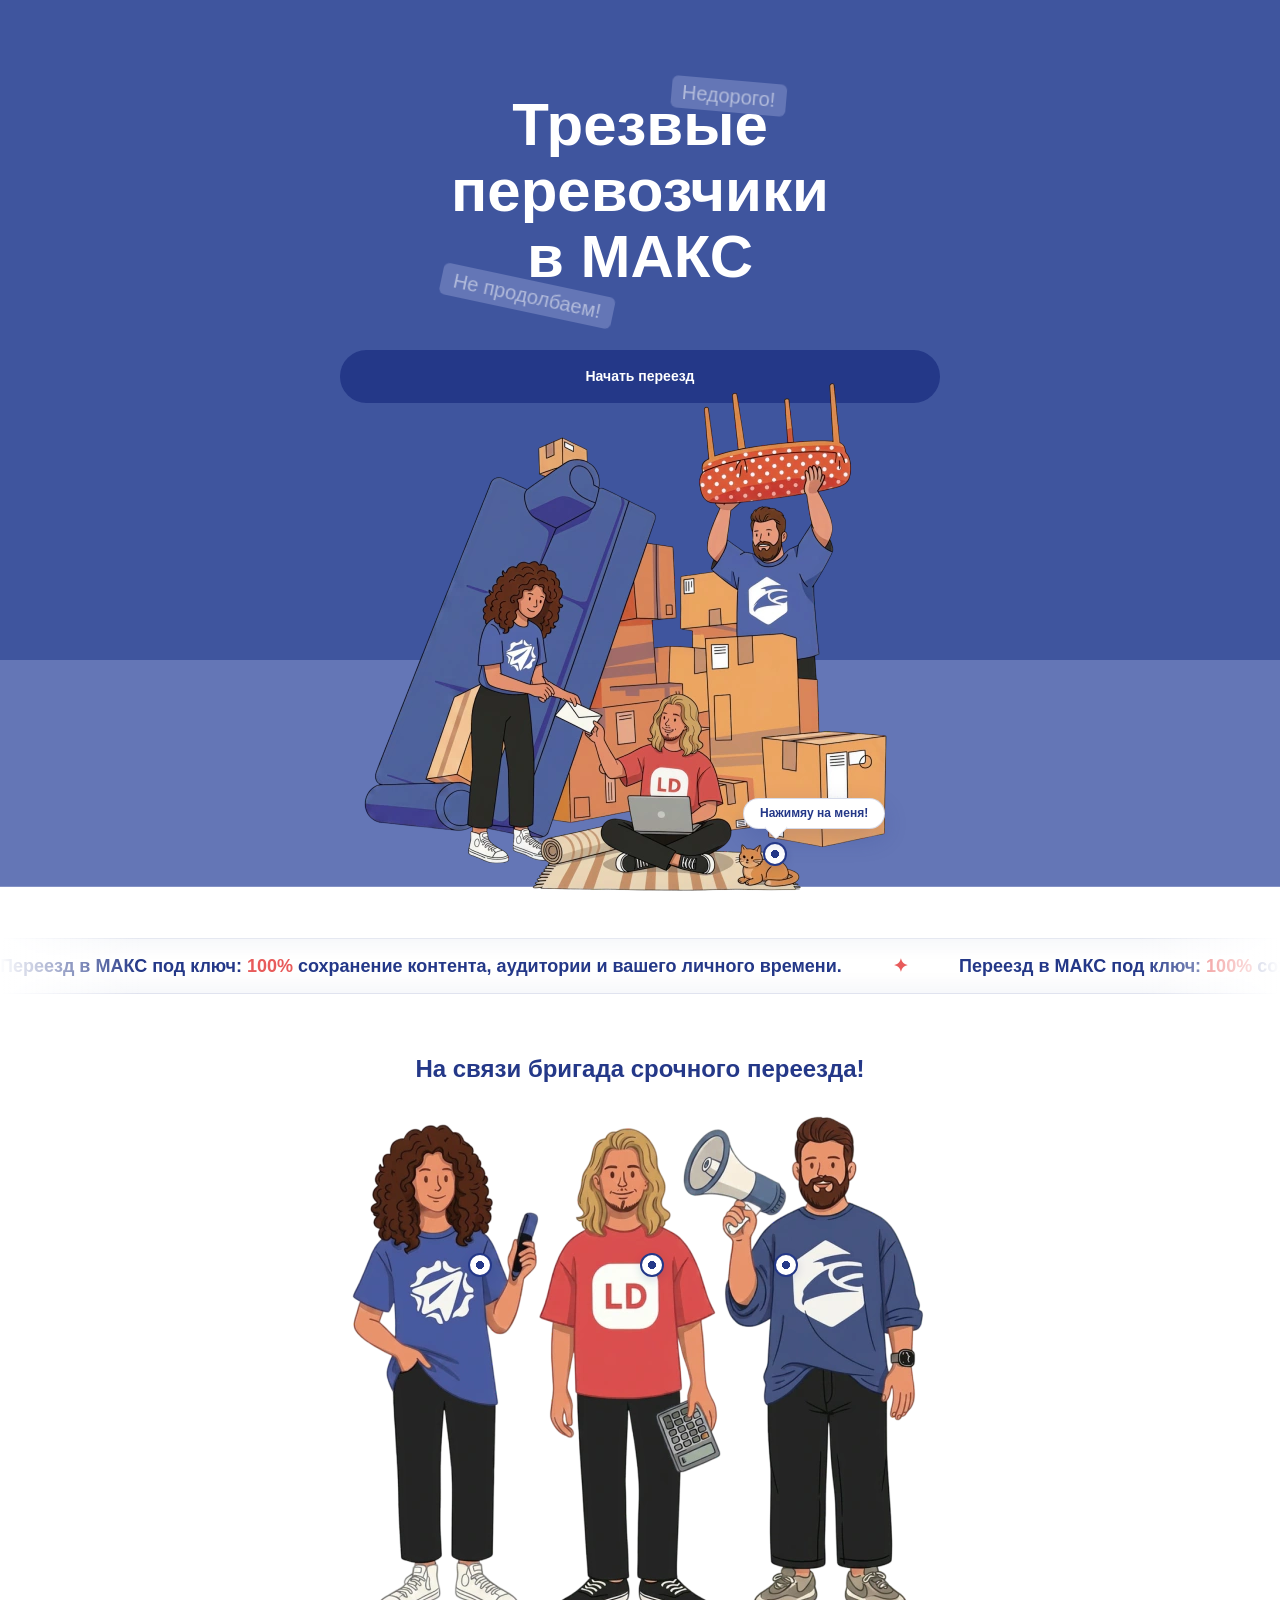
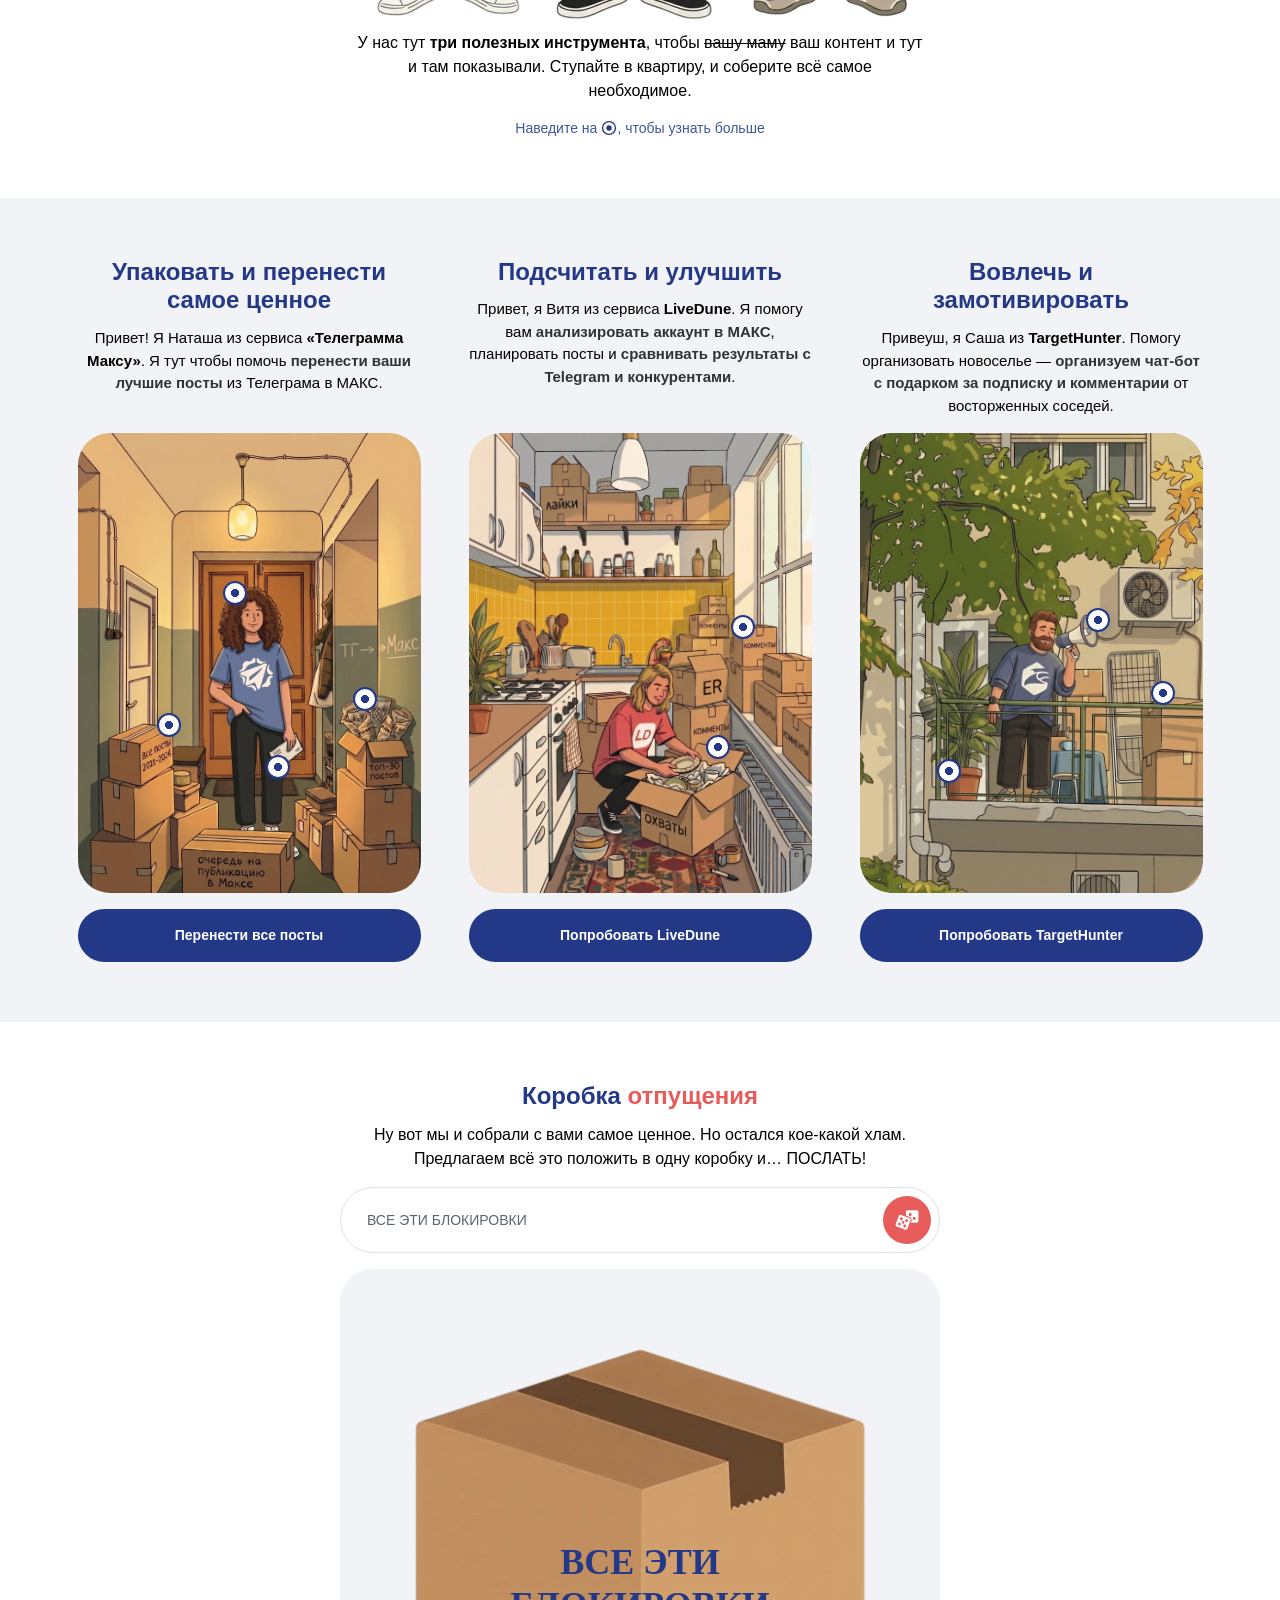
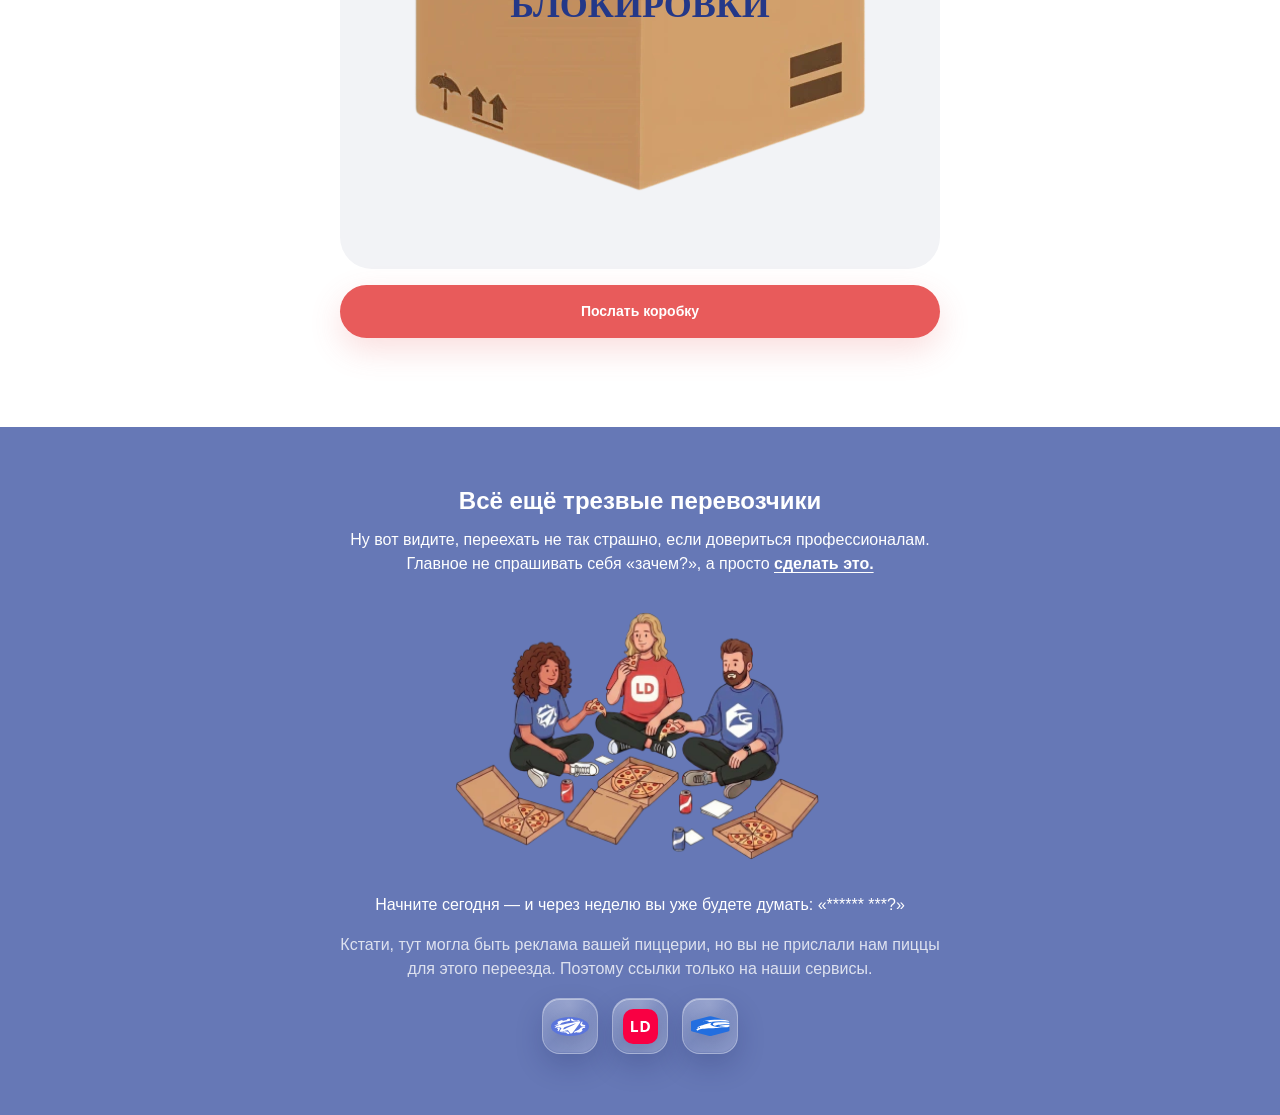
<file: index.html>
<!doctype html>
<html lang="ru">
  <head>
    <meta charset="UTF-8" />
    <meta name="viewport" content="width=device-width, initial-scale=1.0" />
    <title>Переезд из Телеграма в МАКС | LiveDune, TargetHunter, Телеграмма Максу</title>
    <meta name="description" content="Перенос постов и канала из Телеграма в МАКС без потерь. Кросспостинг с Телеграммой МАКСу, аналитика LiveDune и парсинг аудитории TargetHunter. Начни переезд!" />
    <meta name="robots" content="index, follow" />
    <meta
      http-equiv="Content-Security-Policy"
      content="
        default-src 'self';
        base-uri 'self';
        object-src 'none';
        frame-src 'none';
        form-action 'self';
        img-src 'self' data:;
        font-src 'self' https://fonts.gstatic.com;
        style-src 'self' 'unsafe-inline' https://fonts.googleapis.com;
        script-src 'self';
        connect-src 'self' https://render.trezvyeperevozchikivmax.online;
        media-src 'self' blob: https://render.trezvyeperevozchikivmax.online;
        manifest-src 'self';
      "
    />
    <meta name="hotbox-renderer-url" content="https://render.trezvyeperevozchikivmax.online" />
    <link rel="canonical" href="https://trezvyeperevozchikivmax.online/" />
    <script src="./head-protection.js"></script>

    <!-- Open Graph -->
    <meta property="og:type" content="website" />
    <meta property="og:url" content="https://trezvyeperevozchikivmax.online/" />
    <meta property="og:site_name" content="Бригада переезда" />
    <meta property="og:locale" content="ru_RU" />
    <meta property="og:title" content="Переезд из Телеграма в МАКС" />
    <meta property="og:description" content="Перевозим контент, аудиторию и статистику. Руки растут откуда надо." />
    <meta property="og:image" content="https://trezvyeperevozchikivmax.online/assets/openg4.png" />
    <meta property="og:image:width" content="1200" />
    <meta property="og:image:height" content="630" />
    <meta property="og:image:alt" content="Иллюстрация переезда из Телеграма в МАКС" />

    <!-- Twitter / X -->
    <meta name="twitter:card" content="summary_large_image" />
    <meta name="twitter:title" content="Переезд из Телеграма в МАКС" />
    <meta name="twitter:description" content="Перевозим контент, аудиторию и статистику. Руки растут откуда надо." />
    <meta name="twitter:image" content="https://trezvyeperevozchikivmax.online/assets/hero-desktop.png" />
    <meta name="twitter:image:alt" content="Иллюстрация переезда из Телеграма в МАКС" />
    <link rel="preconnect" href="https://fonts.googleapis.com" />
    <link rel="preconnect" href="https://fonts.gstatic.com" crossorigin />
    <link
      href="https://fonts.googleapis.com/css2?family=Caveat:wght@700&family=Iansui&family=Inter:wght@400;500;700&family=Unbounded:wght@700&display=swap"
      rel="stylesheet"
    />
    <link rel="stylesheet" href="./styles.css" />
    <link rel="icon" type="image/x-icon" href="./assets/favicon/favicon.ico" />
    <link rel="icon" type="image/png" sizes="16x16" href="./assets/favicon/favicon-16x16.png" />
    <link rel="icon" type="image/png" sizes="32x32" href="./assets/favicon/favicon-32x32.png" />
    <link rel="apple-touch-icon" sizes="180x180" href="./assets/favicon/apple-touch-icon.png" />
    <link rel="apple-touch-icon" sizes="120x120" href="./assets/favicon/yandex-touch-icon-120x120.png" />
    <link rel="manifest" href="./assets/favicon/site.webmanifest" />
  </head>
  <body>
    <main class="page">

      <!-- ─── HERO ─────────────────────────────────────────── -->
      <section class="hero">
        <div class="hero__menu-band">
          <img
            class="hero__menu-image"
            src="./assets/menu-band-desktop.svg"
            srcset="./assets/menu-band-mobile.svg 375w, ./assets/menu-band-desktop.svg 1440w"
            sizes="(max-width: 767px) 100vw, 1440px"
            alt=""
            width="1440"
            height="240"
          />
        </div>

        <header class="hero__header">
          <button class="hero__menu-button" aria-label="Открыть меню">
            <img src="./assets/icon-menu.svg" alt="" width="60" height="60" />
          </button>
        </header>

        <div class="hero__content container container--narrow">
          <div class="hero__headline-wrap">
            <img
              class="hero__badge-mobile-art hero__badge-mobile-art--top"
              src="./assets/hero-mobile-badge-top.svg"
              alt=""
              aria-hidden="true"
              width="81"
              height="29"
            />
            <img
              class="hero__badge-mobile-art hero__badge-mobile-art--bottom"
              src="./assets/hero-mobile-badge-bottom.svg"
              alt=""
              aria-hidden="true"
              width="122"
              height="47"
            />
            <span class="hero__badge hero__badge--top">Недорого!</span>
            <h1 class="hero__title">
              Трезвые<br />
              перевозчики<br />
              в&nbsp;МАКС
            </h1>
            <span class="hero__badge hero__badge--bottom">Не&nbsp;продолбаем!</span>
          </div>

          <a class="button button--hero" id="hero-cta-button" href="#features">
            <span class="button__label">Начать переезд</span>
            <img
              class="hero__button-mobile-art"
              src="./assets/hero-mobile-button.svg"
              alt=""
              aria-hidden="true"
              width="343"
              height="53"
            />
          </a>
        </div>

        <div class="hero__image-wrap">
          <picture>
            <source
              media="(max-width: 767px)"
              srcset="./assets/responsive/hero-mobile-640.webp 640w, ./assets/responsive/hero-mobile-1280.webp 1280w, ./assets/responsive/hero-mobile-1920.webp 1920w"
              sizes="128vw"
              type="image/webp"
            />
            <source media="(max-width: 767px)" srcset="./assets/hero-mobile.png" />
            <source
              srcset="./assets/responsive/hero-desktop-600.webp 600w, ./assets/responsive/hero-desktop-1200.webp 1200w"
              sizes="600px"
              type="image/webp"
            />
            <img
              class="hero__image"
              src="./assets/hero-desktop.png"
              alt="Иллюстрация бригады срочного переезда"
              loading="eager"
              fetchpriority="high"
              decoding="async"
              width="940"
              height="940"
            />
          </picture>
          <div class="hero-cat" data-secret-checklist-root>
            <button
              class="hero-cat__hitbox"
              type="button"
              aria-label="Открыть секретный чек-лист"
              aria-haspopup="dialog"
              aria-expanded="false"
              aria-controls="secret-checklist-modal"
              data-secret-checklist-trigger
            ></button>
            <button
              class="hero-cat__bubble"
              type="button"
              aria-label="Открыть секретный чек-лист"
              aria-haspopup="dialog"
              aria-expanded="false"
              aria-controls="secret-checklist-modal"
              data-secret-checklist-trigger
            >
              Нажимяу на меня!
            </button>
            <div class="hero-cat__burst" aria-hidden="true">
              <span class="hero-cat__particle hero-cat__particle--heart"></span>
              <span class="hero-cat__particle hero-cat__particle--paw"></span>
              <span class="hero-cat__particle hero-cat__particle--heart"></span>
              <span class="hero-cat__particle hero-cat__particle--paw"></span>
              <span class="hero-cat__particle hero-cat__particle--heart"></span>
              <span class="hero-cat__particle hero-cat__particle--paw"></span>
            </div>
          </div>
        </div>
      </section>

      <div
        class="checklist-modal"
        id="secret-checklist-modal"
        role="dialog"
        aria-modal="true"
        aria-labelledby="secret-checklist-title"
        hidden
        data-secret-checklist-modal
      >
        <div class="checklist-modal__overlay" data-secret-checklist-close></div>
        <div class="checklist-modal__panel" tabindex="-1" data-secret-checklist-panel>
          <h2 class="sr-only" id="secret-checklist-title">Секретный чек-лист</h2>
          <button
            class="checklist-modal__close"
            type="button"
            aria-label="Закрыть чек-лист"
            data-secret-checklist-close
          >
            <span class="checklist-modal__close-icon" aria-hidden="true">×</span>
          </button>
          <div class="checklist-modal__media">
            <img
              class="checklist-modal__image"
              src="./assets/check.webp"
              srcset="./assets/check.webp 1086w"
              sizes="(max-width: 767px) calc(95vw - 32px), min(95vw, 760px)"
              alt="Секретный чек-лист для переезда"
              loading="lazy"
              decoding="async"
              width="1086"
              height="1448"
            />
            <div class="checklist-modal__services" aria-label="Сервисы для чек-листа">
              <a
                class="brand__link checklist-modal__service-link"
                href="https://tgmaxu.ru/?utm_source=trezvyeperevozchikivmax&utm_content=checklist_tgmaxu"
                target="_blank"
                rel="noopener noreferrer"
                aria-label="TGМАКС"
                style="--service-left: 12.06%; --service-top: 44.10%; --brand-idle-delay: 0s;"
              >
                <img class="brand__asset brand__asset--tgmax checklist-modal__service-asset" src="./assets/brand-1.svg" alt="" loading="lazy" decoding="async" width="32" height="32" />
              </a>
              <a
                class="brand__link checklist-modal__service-link"
                href="https://bothunter.ai/?utm_source=trezvyeperevozchikivmax&utm_content=checklist_bothunter"
                target="_blank"
                rel="noopener noreferrer"
                aria-label="BotHunter"
                style="--service-left: 12.02%; --service-top: 53.59%; --brand-idle-delay: 0.8s;"
              >
                <img class="brand__asset brand__asset--wordmark checklist-modal__service-asset checklist-modal__service-asset--wordmark" src="./assets/brand-3.svg" alt="" loading="lazy" decoding="async" width="32" height="36" />
              </a>
              <a
                class="brand__link checklist-modal__service-link"
                href="https://livedune.com/ru/services/statistics/max/?utm_source=trezvyeperevozchikivmax&utm_content=checklist_livedune_statistics"
                target="_blank"
                rel="noopener noreferrer"
                aria-label="LiveDune"
                style="--service-left: 12.02%; --service-top: 63.12%; --brand-idle-delay: 1.6s;"
              >
                <img class="brand__asset checklist-modal__service-asset" src="./assets/brand-2.svg" alt="" loading="lazy" decoding="async" width="32" height="32" />
              </a>
              <a
                class="brand__link checklist-modal__service-link"
                href="https://tgmaxu.ru/?utm_source=trezvyeperevozchikivmax&utm_content=checklist_tgmaxu"
                target="_blank"
                rel="noopener noreferrer"
                aria-label="TGМАКС"
                style="--service-left: 12.02%; --service-top: 72.44%; --brand-idle-delay: 2.4s;"
              >
                <img class="brand__asset brand__asset--tgmax checklist-modal__service-asset" src="./assets/brand-1.svg" alt="" loading="lazy" decoding="async" width="32" height="32" />
              </a>
              <a
                class="brand__link checklist-modal__service-link"
                href="https://livedune.com/ru/services/autoposting/max/?utm_source=trezvyeperevozchikivmax&utm_content=checklist_livedune_autoposting"
                target="_blank"
                rel="noopener noreferrer"
                aria-label="LiveDune"
                style="--service-left: 12.02%; --service-top: 81.73%; --brand-idle-delay: 3.2s;"
              >
                <img class="brand__asset checklist-modal__service-asset" src="./assets/brand-2.svg" alt="" loading="lazy" decoding="async" width="32" height="32" />
              </a>
              <a
                class="brand__link checklist-modal__service-link"
                href="https://bothunter.ai/?utm_source=trezvyeperevozchikivmax&utm_content=checklist_bothunter"
                target="_blank"
                rel="noopener noreferrer"
                aria-label="BotHunter"
                style="--service-left: 12.02%; --service-top: 90.88%; --brand-idle-delay: 4s;"
              >
                <img class="brand__asset brand__asset--wordmark checklist-modal__service-asset checklist-modal__service-asset--wordmark" src="./assets/brand-3.svg" alt="" loading="lazy" decoding="async" width="32" height="36" />
              </a>
            </div>
          </div>
        </div>
      </div>

      <!-- ─── VALUE TICKER ─────────────────────────────────── -->
      <section
        class="value-ticker"
        aria-label="Переезд в МАКС под ключ: 100% сохранение контента, аудитории и вашего личного времени."
      >
        <div class="value-ticker__track" aria-hidden="true">
          <div class="value-ticker__set">
            <span class="value-ticker__item">Переезд в МАКС под ключ: <span>100%</span> сохранение контента, аудитории и вашего личного времени.</span>
            <span class="value-ticker__separator">✦</span>
            <span class="value-ticker__item">Переезд в МАКС под ключ: <span>100%</span> сохранение контента, аудитории и вашего личного времени.</span>
            <span class="value-ticker__separator">✦</span>
            <span class="value-ticker__item">Переезд в МАКС под ключ: <span>100%</span> сохранение контента, аудитории и вашего личного времени.</span>
            <span class="value-ticker__separator">✦</span>
            <span class="value-ticker__item">Переезд в МАКС под ключ: <span>100%</span> сохранение контента, аудитории и вашего личного времени.</span>
            <span class="value-ticker__separator">✦</span>
            <span class="value-ticker__item">Переезд в МАКС под ключ: <span>100%</span> сохранение контента, аудитории и вашего личного времени.</span>
            <span class="value-ticker__separator">✦</span>
            <span class="value-ticker__item">Переезд в МАКС под ключ: <span>100%</span> сохранение контента, аудитории и вашего личного времени.</span>
            <span class="value-ticker__separator">✦</span>
          </div>
          <div class="value-ticker__set">
            <span class="value-ticker__item">Переезд в МАКС под ключ: <span>100%</span> сохранение контента, аудитории и вашего личного времени.</span>
            <span class="value-ticker__separator">✦</span>
            <span class="value-ticker__item">Переезд в МАКС под ключ: <span>100%</span> сохранение контента, аудитории и вашего личного времени.</span>
            <span class="value-ticker__separator">✦</span>
            <span class="value-ticker__item">Переезд в МАКС под ключ: <span>100%</span> сохранение контента, аудитории и вашего личного времени.</span>
            <span class="value-ticker__separator">✦</span>
            <span class="value-ticker__item">Переезд в МАКС под ключ: <span>100%</span> сохранение контента, аудитории и вашего личного времени.</span>
            <span class="value-ticker__separator">✦</span>
            <span class="value-ticker__item">Переезд в МАКС под ключ: <span>100%</span> сохранение контента, аудитории и вашего личного времени.</span>
            <span class="value-ticker__separator">✦</span>
            <span class="value-ticker__item">Переезд в МАКС под ключ: <span>100%</span> сохранение контента, аудитории и вашего личного времени.</span>
            <span class="value-ticker__separator">✦</span>
          </div>
        </div>
      </section>

      <!-- ─── INTRO ─────────────────────────────────────────── -->
      <section class="intro section">
        <div class="container container--narrow">
          <h2 class="section-title">На связи бригада срочного переезда!</h2>

          <div class="intro__image-frame">
            <picture>
              <source
                media="(max-width: 767px)"
                srcset="./assets/responsive/intro-mobile-430.webp 430w, ./assets/responsive/intro-mobile-860.webp 860w, ./assets/intro-mobile.webp 1024w"
                sizes="100vw"
                type="image/webp"
              />
              <source media="(max-width: 767px)" srcset="./assets/intro-mobile.png" />
              <source
                srcset="./assets/responsive/intro-desktop-600.webp 600w, ./assets/intro-desktop.webp 1024w"
                sizes="600px"
                type="image/webp"
              />
              <img
                class="intro__image"
                src="./assets/intro-desktop.png"
                alt="Сцена с переносом вещей"
                loading="lazy"
                decoding="async"
                width="1024"
                height="970"
              />
            </picture>
            <button
              class="marker marker--one"
              type="button"
              data-marker
              aria-expanded="false"
              aria-label="Показать подсказку: Телеграмма Максу"
              style="--popup-width: 225px;"
            >
              <img src="./assets/icon-marker.svg" alt="" width="27" height="27" />
              <span class="marker__popup marker__popup--right">
                <span class="marker__popup-title">Телеграмма Максу</span>
                <span class="marker__popup-text">Сделаем всё по красоте для вашего новоселья в МАКСе.</span>
              </span>
            </button>
            <button
              class="marker marker--two"
              type="button"
              data-marker
              aria-expanded="false"
              aria-label="Показать подсказку: LiveDune"
              style="--popup-width: 225px;"
            >
              <img src="./assets/icon-marker.svg" alt="" width="27" height="27" />
              <span class="marker__popup">
                <span class="marker__popup-title">LiveDune</span>
                <span class="marker__popup-text">Руки у нас растут откуда надо, голова на плечах холодная, а сердце горячее.</span>
              </span>
            </button>
            <button
              class="marker marker--three"
              type="button"
              data-marker
              aria-expanded="false"
              aria-label="Показать подсказку: TargetHunter"
              style="--popup-width: 225px;"
            >
              <img src="./assets/icon-marker.svg" alt="" width="27" height="27" />
              <span class="marker__popup marker__popup--left">
                <span class="marker__popup-title">TargetHunter</span>
                <span class="marker__popup-text">Да-да, мы в курсе, что вы вот это всё не планировали. Но как пел классик: c'est la vie.</span>
              </span>
            </button>
          </div>

          <div class="intro__copy">
            <p>
              <span class="text--desktop">У нас тут <strong>три полезных инструмента</strong>, чтобы <s>вашу маму</s> ваш контент и тут и там показывали. Ступайте в квартиру, и соберите всё самое необходимое.</span>
              <span class="text--mobile">У нас тут <strong>три полезных инструмента</strong>, чтобы <s>вашу маму</s> ваш контент и тут и там показывали. Ступайте в квартиру, и соберите всё самое необходимое.</span>
            </p>
            <button
              class="intro__check intro__check-marker"
              type="button"
              data-marker
              data-popup-anchor=".intro__check-icon"
              data-popup-boundary=".intro__copy"
              aria-expanded="false"
              aria-label="Показать подсказку: Навык активирован"
              style="--popup-width: max-content;"
            >
              <span class="intro__check-lead" data-desktop="Наведите на" data-mobile="Нажмите на">Наведите на</span>
              <img class="intro__check-icon" src="./assets/399caefc-7a8c-4c3e-aced-c91e8abd21fe.svg" alt="" width="27" height="27" />
              <span>, чтобы узнать больше</span>
              <span class="marker__popup intro__check-popup">
                <span class="marker__popup-text">Навык активирован</span>
              </span>
            </button>
          </div>
        </div>
      </section>

      <!-- ─── FEATURES ──────────────────────────────────────── -->
      <section class="features section section--muted" id="features">
        <div class="features__grid">

          <!-- Card 1 -->
          <article class="feature-card" id="feature-card-1">
            <div class="feature-card__body">
              <h2 class="feature-card__heading">Упаковать и перенести самое ценное</h2>
              <p>
                <span class="text--desktop">Привет! Я Наташа из сервиса <strong class="feature-card__service-name">«Телеграмма Максу»</strong>. Я тут чтобы помочь <strong>перенести ваши лучшие посты</strong> из Телеграма в МАКС.</span>
                <span class="text--mobile">Привет! Я Наташа из сервиса <strong class="feature-card__service-name">«Телеграмма Максу»</strong>. Я тут чтобы помочь <strong>перенести ваши лучшие посты</strong> из Телеграма в МАКС.</span>
              </p>
            </div>
            <div class="feature-card__media">
              <div class="feature-card__media-visual">
                <picture>
                  <source
                    media="(max-width: 767px)"
                    srcset="./assets/responsive/card-1-mobile-400.webp 400w, ./assets/responsive/card-1-mobile-800.webp 800w, ./assets/responsive/card-1-mobile-1200.webp 1200w"
                    sizes="92vw"
                    type="image/webp"
                  />
                  <source media="(max-width: 767px)" srcset="./assets/card-1-mobile.png" />
                  <source
                    srcset="./assets/responsive/card-1-desktop-400.webp 400w, ./assets/responsive/card-1-desktop-800.webp 800w"
                    sizes="343px"
                    type="image/webp"
                  />
                  <img
                    src="./assets/card-1-desktop.png"
                    alt="Самое ценное"
                    loading="lazy"
                    decoding="async"
                    width="1792"
                    height="2400"
                  />
                </picture>
              </div>
              <button
                class="marker feature-marker"
                type="button"
                data-marker
                aria-expanded="false"
                aria-label="Показать подсказку: Да не переживайте — каждый постик бережно переложим газетками"
                style="--marker-top: 34.7%; --marker-left: 45.8%; --popup-width: 305px; --popup-shift-desktop: -15px;"
              >
                <img src="./assets/icon-marker.svg" alt="" width="27" height="27" />
                <span class="marker__popup marker__popup--above">
                  <span class="marker__popup-text">Да не переживайте — каждый постик бережно переложим газетками. Где что особенно ценное подпишем “Хрупко”.</span>
                </span>
              </button>
              <button
                class="marker feature-marker"
                type="button"
                data-marker
                aria-expanded="false"
                aria-label="Показать подсказку: Нет, не нужно ничего бросать"
                style="--marker-top: 63.4%; --marker-left: 26.8%; --popup-width: 266px;"
              >
                <img src="./assets/icon-marker.svg" alt="" width="27" height="27" />
                <span class="marker__popup marker__popup--above-right">
                  <span class="marker__popup-text">Нет, не нужно ничего бросать. Смотрите какие ценности тут накопились. Это всё можно использовать и на новом месте.</span>
                </span>
              </button>
              <button
                class="marker feature-marker"
                type="button"
                data-marker
                aria-expanded="false"
                aria-label="Показать подсказку: Например, ваш трогательный рассказ из 2023-го"
                style="--marker-top: 57.7%; --marker-left: 83.7%; --popup-width: 272px;"
              >
                <img src="./assets/icon-marker.svg" alt="" width="27" height="27" />
                <span class="marker__popup marker__popup--left">
                  <span class="marker__popup-text">Например, ваш трогательный рассказ из 2023-го после которого к вам пришел большой заказ на тренинг для команды. Это надо забирать и снова размещать.</span>
                </span>
              </button>
              <button
                class="marker feature-marker"
                type="button"
                data-marker
                aria-expanded="false"
                aria-label="Показать подсказку: В руках у Наташи — Телеграмма Максу"
                style="--marker-top: 72.5%; --marker-left: 58.6%; --popup-width: 277px; --popup-shift-desktop: 17px;"
              >
                <img src="./assets/icon-marker.svg" alt="" width="27" height="27" />
                <span class="marker__popup marker__popup--above">
                  <span class="marker__popup-title">В руках у Наташи — “Телеграмма Максу”.</span>
                  <span class="marker__popup-text">Тот самый инструмент, который помогает по-умному перенести ваши посты из Телеграма в МАКС. Можно выбрать только топ самых популярных и запланировать их на несколько недель вперед.</span>
                </span>
              </button>
            </div>
            <a
              class="button button--card"
              href="https://tgmaxu.ru/?utm_source=trezvyeperevozchikivmax&utm_content=card_tgmaxu"
              target="_blank"
              rel="noreferrer"
              data-desktop="Перенести все посты"
              data-mobile="Перенести все посты"
              >Перенести все посты</a
            >
          </article>

          <!-- Card 2 -->
          <article class="feature-card feature-card--light">
            <div class="feature-card__body">
              <h2 class="feature-card__heading">Подсчитать и улучшить</h2>
              <p>
                <span class="text--desktop">Привет, я Витя из сервиса <strong class="feature-card__service-name">LiveDune</strong>. Я помогу вам <strong>анализировать аккаунт в МАКС</strong>, планировать посты и <strong>сравнивать результаты с Telegram и конкурентами</strong>.</span>
                <span class="text--mobile">Привет, я Витя из сервиса <strong class="feature-card__service-name">LiveDune</strong>. Я помогу вам <strong>анализировать аккаунт в МАКС</strong>, планировать посты и <strong>сравнивать результаты с Telegram и конкурентами</strong>.</span>
              </p>
            </div>
            <div class="feature-card__media">
              <div class="feature-card__media-visual">
                <picture>
                  <source
                    media="(max-width: 767px)"
                    srcset="./assets/responsive/card-2-mobile-480.webp 480w, ./assets/responsive/card-2-mobile-960.webp 960w, ./assets/responsive/card-2-mobile-1440.webp 1440w"
                    sizes="104vw"
                    type="image/webp"
                  />
                  <source media="(max-width: 767px)" srcset="./assets/card-2-mobile.png" />
                  <source
                    srcset="./assets/responsive/card-2-desktop-400.webp 400w, ./assets/responsive/card-2-desktop-800.webp 800w"
                    sizes="390px"
                    type="image/webp"
                  />
                  <img
                    src="./assets/card-2-desktop.png"
                    alt="Кухонная коробка"
                    loading="lazy"
                    decoding="async"
                    width="3058"
                    height="4096"
                  />
                </picture>
              </div>
              <button
                class="marker feature-marker"
                type="button"
                data-marker
                aria-expanded="false"
                aria-label="Показать подсказку: Смотрите, тут я всё разложил по отдельным коробкам"
                style="--marker-top: 42.0857%; --marker-left: 79.8834%; --popup-width: 285px;"
              >
                <img src="./assets/icon-marker.svg" alt="" width="27" height="27" />
                <span class="marker__popup marker__popup--above-left">
                  <span class="marker__popup-text">Смотрите, тут я всё разложил по отдельным коробкам, подписал, посчитал. Статистика потом покажет, что на новом месте вам нужнее всего.</span>
                </span>
              </button>
              <button
                class="marker feature-marker"
                type="button"
                data-marker
                aria-expanded="false"
                aria-label="Показать подсказку: А вот сюда складываете посты из Телеграма"
                style="--marker-top: 68.3017%; --marker-left: 72.5948%; --popup-width: 226px;"
              >
                <img src="./assets/icon-marker.svg" alt="" width="27" height="27" />
                <span class="marker__popup marker__popup--left">
                  <span class="marker__popup-text">А вот сюда складываете посты из Телеграма и они автоматически будут появляться в МАКСе. Чудо? Кросспостинг!</span>
                </span>
              </button>
            </div>
            <a
              class="button button--card"
              href="https://livedune.com/?utm_source=trezvyeperevozchikivmax&utm_content=card_livedune"
              target="_blank"
              rel="noreferrer"
              data-desktop="Попробовать LiveDune"
              data-mobile="Попробовать LiveDune"
              >Попробовать LiveDune</a
            >
          </article>

          <!-- Card 3 — два слоя как в Figma -->
          <article class="feature-card">
            <div class="feature-card__body">
              <h2 class="feature-card__heading">Вовлечь и замотивировать</h2>
              <p>
                <span class="text--desktop">Привеуш, я Саша из <strong class="feature-card__service-name">TargetHunter</strong>. Помогу организовать новоселье — <strong>организуем чат-бот с подарком за подписку и комментарии</strong> от восторженных соседей.</span>
                <span class="text--mobile">Привеуш, я Саша из <strong class="feature-card__service-name">TargetHunter</strong>. Помогу организовать новоселье — <strong>организуем чат-бот с подарком за подписку и комментарии</strong> от восторженных соседей.</span>
              </p>
            </div>
            <div class="feature-card__media feature-card__media--layered">
              <div class="feature-card__media-visual">
                <div class="feature-card__layer feature-card__layer--1">
                  <picture>
                    <source
                      media="(max-width: 767px)"
                      srcset="./assets/responsive/card-3a-mobile-430.webp 430w, ./assets/responsive/card-3a-mobile-860.webp 860w, ./assets/responsive/card-3a-mobile-1290.webp 1290w"
                      sizes="99vw"
                      type="image/webp"
                    />
                    <source media="(max-width: 767px)" srcset="./assets/card-3a-mobile.png" />
                    <source
                      srcset="./assets/responsive/card-3a-desktop-400.webp 400w, ./assets/responsive/card-3a-desktop-800.webp 800w"
                      sizes="370px"
                      type="image/webp"
                    />
                    <img
                      src="./assets/card-3a-desktop.png"
                      alt=""
                      loading="lazy"
                      decoding="async"
                      width="2400"
                      height="3098"
                    />
                  </picture>
                </div>
                <div class="feature-card__layer feature-card__layer--2">
                  <picture>
                    <source
                      media="(max-width: 767px)"
                      srcset="./assets/responsive/card-3b-mobile-540.webp 540w, ./assets/responsive/card-3b-mobile-1080.webp 1080w, ./assets/responsive/card-3b-mobile-1620.webp 1620w"
                      sizes="123vw"
                      type="image/webp"
                    />
                    <source media="(max-width: 767px)" srcset="./assets/card-3b-mobile.png" />
                    <source
                      srcset="./assets/responsive/card-3b-desktop-500.webp 500w, ./assets/responsive/card-3b-desktop-1000.webp 1000w"
                      sizes="460px"
                      type="image/webp"
                    />
                    <img
                      src="./assets/card-3b-desktop.png"
                      alt="Балконные вещи"
                      loading="lazy"
                      decoding="async"
                      width="1792"
                      height="2400"
                    />
                  </picture>
                </div>
              </div>
              <button
                class="marker feature-marker"
                type="button"
                data-marker
                aria-expanded="false"
                aria-label="Показать подсказку: Обогатим новый канал гостями и интересными разговорами."
                style="--marker-top: 40.6522%; --marker-left: 69.3878%; --popup-copy-width: 24ch;"
              >
                <img src="./assets/icon-marker.svg" alt="" width="27" height="27" />
                <span class="marker__popup marker__popup--above-left marker__popup--title-fit">
                  <span class="marker__popup-title">Обогатим новый канал гостями<br />и интересными разговорами.</span>
                  <span class="marker__popup-text">Организуем чат-бот с подарком для новых подписчиков, устроим новоселье!</span>
                </span>
              </button>
              <button
                class="marker feature-marker"
                type="button"
                data-marker
                aria-expanded="false"
                aria-label="Показать подсказку: Бот для комментариев от BotHunter"
                style="--marker-top: 56.5217%; --marker-left: 88.3382%; --popup-width: 173px;"
              >
                <img src="./assets/icon-marker.svg" alt="" width="27" height="27" />
                <span class="marker__popup marker__popup--left">
                  <span class="marker__popup-text">Бот для комментариев от <strong>BotHunter</strong> насытит пустой МАКС-канал шумными дискуссиями.</span>
                </span>
              </button>
              <button
                class="marker feature-marker"
                type="button"
                data-marker
                aria-expanded="false"
                aria-label="Показать подсказку: Настрою чат-бота, который расскажет о твоем продукте"
                style="--marker-top: 73.35%; --marker-left: 26.1%; --popup-width: 235px;"
              >
                <img src="./assets/icon-marker.svg" alt="" width="27" height="27" />
                <span class="marker__popup marker__popup--above-right">
                  <span class="marker__popup-text">Настрою чат-бота, который расскажет о твоем продукте и прогреет аудиторию. Это как объявления у лифта в парадной, но сильно эффективнее.</span>
                </span>
              </button>
            </div>
            <a
              class="button button--card"
              href="https://bothunter.ai/?utm_source=trezvyeperevozchikivmax&utm_content=card_targethunter"
              target="_blank"
              rel="noreferrer"
              data-desktop="Попробовать TargetHunter"
              data-mobile="Попробовать TargetHunter"
              >Попробовать TargetHunter</a
            >
          </article>

        </div>
      </section>

      <!-- ─── CTA ───────────────────────────────────────────── -->
      <section class="cta section" id="cta">
        <div class="container container--narrow">
          <div class="cta__copy">
            <h2 class="section-title" id="cta-title">
              Коробка <span class="cta__title-accent">отпущения</span>
            </h2>
            <p
              data-desktop="Ну вот мы и собрали с вами самое ценное. Но остался кое-какой хлам. Предлагаем всё это положить в одну коробку и… ПОСЛАТЬ!"
              data-mobile="Ну вот мы и собрали с вами самое ценное. Но остался кое-какой хлам. Предлагаем всё это положить в одну коробку и… ПОСЛАТЬ!"
            >
              Ну вот мы и собрали с вами самое ценное. Но остался кое-какой
              хлам. Предлагаем всё это положить в одну коробку и… ПОСЛАТЬ!
            </p>
          </div>

          <form class="cta__search" autocomplete="off">
            <label class="cta__input-wrap">
              <span class="sr-only">Введите подпись для коробки</span>
              <input
                id="box-label-input"
                type="text"
                maxlength="96"
                placeholder="Введите надпись"
                value=""
                data-desktop-value=""
                data-desktop-placeholder="Введите надпись"
                data-mobile-value=""
                data-mobile-placeholder="Введите надпись"
              />
            </label>
            <button class="cta__search-button" type="submit" aria-label="Подтвердить подпись">
              <img src="./assets/icon-arrow.svg" alt="" width="48" height="48" />
            </button>
          </form>

          <div class="cta__visual">
            <picture>
              <source
                media="(max-width: 767px)"
                srcset="./assets/responsive/cta-box-mobile-400.webp 400w, ./assets/responsive/cta-box-mobile-800.webp 800w, ./assets/responsive/cta-box-mobile-1200.webp 1200w"
                sizes="92vw"
                type="image/webp"
              />
              <source media="(max-width: 767px)" srcset="./assets/cta-box-mobile.png" />
              <source
                srcset="./assets/responsive/cta-box-desktop-600.webp 600w, ./assets/responsive/cta-box-desktop-1200.webp 1200w"
                sizes="600px"
                type="image/webp"
              />
              <img
                class="cta__visual-image"
                src="./assets/cta-box-desktop.png"
                alt="Коробка с подписью"
                loading="lazy"
                decoding="async"
                width="1372"
                height="1372"
              />
            </picture>
            <div class="cta__label-note">
              <span id="box-label-preview">ВСЕ ЭТИ
БЛОКИРОВКИ</span>
              <small id="box-label-preview-secondary"></small>
            </div>
          </div>

          <button
            class="button button--hero"
            id="cta-share-button"
            type="button"
            data-desktop="Послать коробку"
            data-mobile="Послать коробку"
          >
            Послать коробку
          </button>
          <p class="cta__share-status" id="cta-share-status" aria-live="polite"></p>
        </div>
      </section>

      <!-- ─── FINAL ──────────────────────────────────────────── -->
      <section class="final section" id="final">
        <div class="container container--narrow">
          <div class="final__copy">
            <h2 class="section-title section-title--light">Всё ещё трезвые перевозчики</h2>
            <p class="final__subtitle">
              <span class="final__subtitle-line">Ну вот видите, переехать не так страшно, если довериться профессионалам.</span>
              Главное не спрашивать себя «зачем?», а просто
              <a
                class="final__subtitle-link"
                href="#secret-checklist-modal"
                aria-haspopup="dialog"
                aria-expanded="false"
                aria-controls="secret-checklist-modal"
                data-secret-checklist-trigger
                >сделать это.</a
              >
            </p>
          </div>

          <div class="final__image-wrap">
            <picture>
              <source
                media="(max-width: 767px)"
                srcset="./assets/responsive/final-mobile-430.webp 430w, ./assets/responsive/final-mobile-860.webp 860w, ./assets/final-mobile.webp 1146w"
                sizes="100vw"
                type="image/webp"
              />
              <source media="(max-width: 767px)" srcset="./assets/final-mobile.png" />
              <source
                srcset="./assets/responsive/final-desktop-375.webp 375w, ./assets/responsive/final-desktop-750.webp 750w"
                sizes="375px"
                type="image/webp"
              />
              <img
                class="final__image"
                src="./assets/final-desktop.png"
                alt="Финальная сцена переезда"
                loading="lazy"
                decoding="async"
                width="1146"
                height="848"
              />
            </picture>
          </div>

          <div class="final__bottom">
            <p
              data-desktop="Начните сегодня — и через неделю вы уже будете думать: «****** ***?»"
              data-mobile="Начните сегодня — и через неделю вы уже будете думать: «****** ***?»"
            >
              Начните сегодня — и через неделю вы уже будете думать: «****** ***?»
            </p>
            <p class="final__note">
              Кстати, тут могла быть реклама вашей пиццерии, но вы не прислали нам пиццы для этого переезда. Поэтому ссылки только на наши сервисы.
            </p>

            <div class="brand">
              <a class="brand__link" href="https://tgmaxu.ru/?utm_source=trezvyeperevozchikivmax&utm_content=footer_tgmaxu" target="_blank" rel="noopener noreferrer" aria-label="TGМАКС">
                <img
                  class="brand__asset brand__asset--tgmax"
                  src="./assets/brand-1.svg"
                  alt=""
                  loading="lazy"
                  decoding="async"
                  width="32"
                  height="32"
                />
              </a>
              <a class="brand__link" href="https://livedune.com/?utm_source=trezvyeperevozchikivmax&utm_content=footer_livedune" target="_blank" rel="noopener noreferrer" aria-label="LiveDune">
                <img
                  class="brand__asset"
                  src="./assets/brand-2.svg"
                  alt=""
                  loading="lazy"
                  decoding="async"
                  width="32"
                  height="32"
                />
              </a>
              <a class="brand__link" href="https://bothunter.ai/?utm_source=trezvyeperevozchikivmax&utm_content=footer_targethunter" target="_blank" rel="noopener noreferrer" aria-label="BotHunter">
                <img
                  class="brand__asset brand__asset--wordmark"
                  src="./assets/brand-3.svg"
                  alt=""
                  loading="lazy"
                  decoding="async"
                  width="32"
                  height="36"
                />
              </a>
            </div>
          </div>
        </div>
      </section>

    </main>

    <script src="./script.js"></script>
  </body>
</html>
</file>
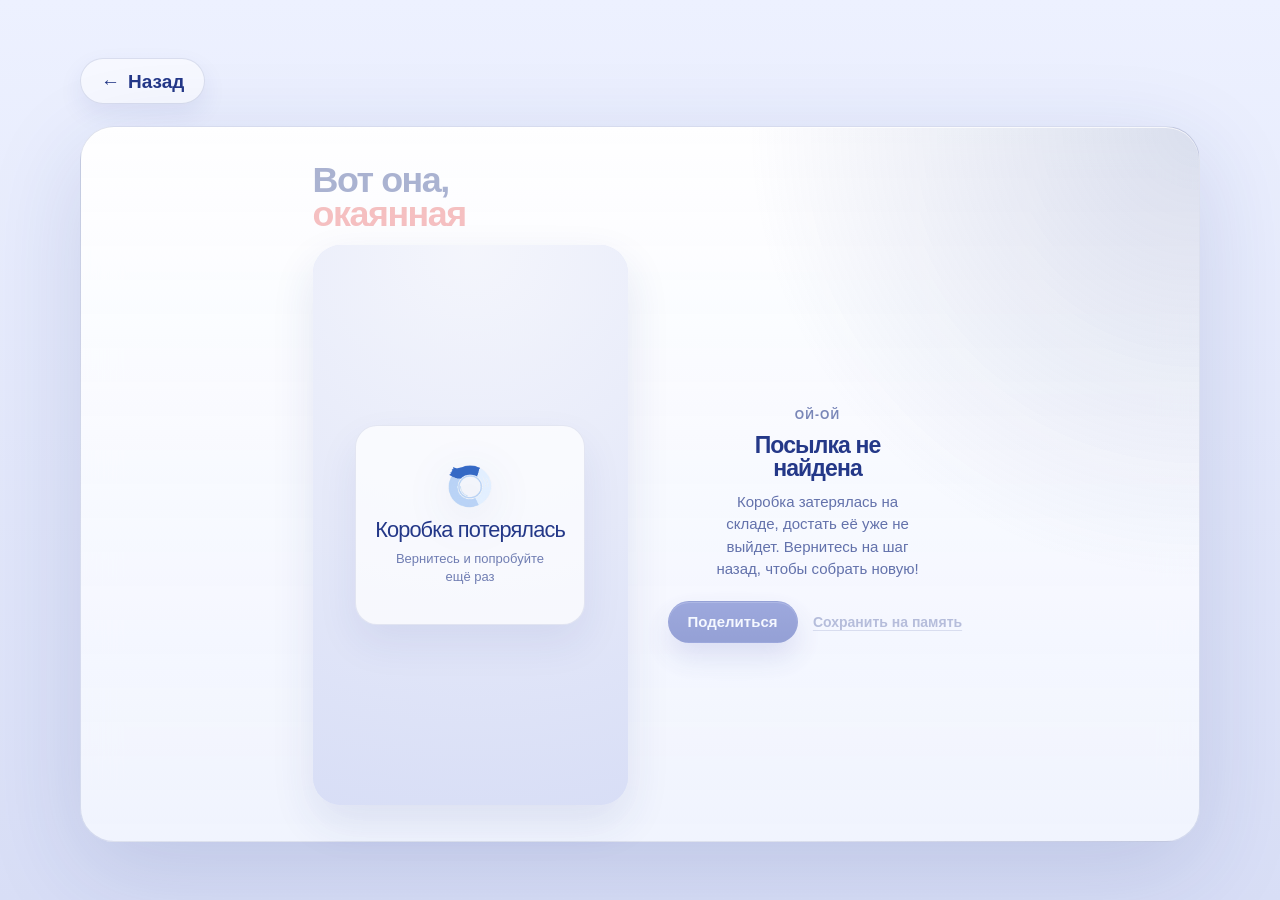
<file: share-player.html>
<!doctype html>
<html lang="ru">
  <head>
    <meta charset="UTF-8" />
    <meta name="viewport" content="width=device-width, initial-scale=1.0" />
    <title>Коробка отпущения</title>
    <meta name="robots" content="noindex, nofollow" />
    <meta
      http-equiv="Content-Security-Policy"
      content="
        default-src 'self';
        base-uri 'self';
        object-src 'none';
        frame-src 'none';
        form-action 'self';
        img-src 'self' data: blob:;
        font-src 'self' https://fonts.gstatic.com;
        style-src 'self' 'unsafe-inline' https://fonts.googleapis.com;
        script-src 'self';
        connect-src 'self' https://render.trezvyeperevozchikivmax.online;
        media-src 'self' blob: https://render.trezvyeperevozchikivmax.online;
      "
    />
    <link rel="preconnect" href="https://fonts.googleapis.com" />
    <link rel="preconnect" href="https://fonts.gstatic.com" crossorigin />
    <link
      href="https://fonts.googleapis.com/css2?family=Caveat:wght@700&family=Inter:wght@400;500;700&family=Unbounded:wght@700&display=swap"
      rel="stylesheet"
    />
    <style>
      :root {
        --page-bg: linear-gradient(180deg, #edf1ff 0%, #d8def6 100%);
        --card-bg: rgba(255, 255, 255, 0.8);
        --card-stroke: rgba(36, 56, 136, 0.14);
        --ink: #243888;
        --ink-muted: rgba(36, 56, 136, 0.64);
        --button-bg: #4f5b97;
        --button-fg: #f5f7ff;
        --button-secondary-bg: rgba(255, 255, 255, 0.62);
        --desktop-content-width: 940px;
        --desktop-sidebar-width: 300px;
        --desktop-grid-gap: 40px;
      }

      * {
        box-sizing: border-box;
      }

      body {
        margin: 0;
        min-height: 100vh;
        font-family: "Inter", sans-serif;
        color: var(--ink);
        background: var(--page-bg);
      }

      .share-player-page {
        min-height: 100vh;
        display: flex;
        flex-direction: column;
        align-items: center;
        justify-content: flex-start;
        gap: 6px;
        padding: 10px 16px 20px;
      }

      .share-player-card {
        width: min(100%, 520px);
        border-radius: 28px;
        padding: 18px;
        background: var(--card-bg);
        border: 1px solid var(--card-stroke);
        box-shadow: 0 24px 72px rgba(36, 56, 136, 0.12);
        backdrop-filter: blur(18px);
      }

      .share-player-topbar {
        display: flex;
        justify-content: flex-start;
        width: min(100%, 520px);
      }

      .share-player-back {
        appearance: none;
        border: 1px solid rgba(36, 56, 136, 0.14);
        border-radius: 999px;
        min-height: 36px;
        padding: 0 14px;
        display: inline-flex;
        align-items: center;
        justify-content: center;
        gap: 8px;
        background: rgba(255, 255, 255, 0.56);
        color: var(--ink);
        font: 600 14px/1 "Inter", sans-serif;
        cursor: pointer;
        box-shadow: 0 10px 24px rgba(36, 56, 136, 0.08);
        transition:
          background 160ms ease,
          transform 160ms ease,
          border-color 160ms ease;
      }

      .share-player-back::before {
        content: "←";
        font-size: 15px;
        line-height: 1;
      }

      .share-player-back:hover {
        background: rgba(255, 255, 255, 0.78);
        border-color: rgba(36, 56, 136, 0.22);
      }

      .share-player-back:active {
        transform: translateY(1px);
      }

      .share-player-title {
        margin: 0 0 8px;
        font-family: "Unbounded", sans-serif;
        font-size: clamp(26px, 6.2vw, 38px);
        line-height: 0.95;
        letter-spacing: -0.04em;
        text-align: center;
      }

      .share-player-title__accent {
        color: #e85b5b;
      }

      .share-player-copy {
        margin-bottom: 12px;
      }

      .share-player-panel {
        display: none;
      }

      .share-player-panel-kicker,
      .share-player-panel-title,
      .share-player-panel-copy {
        margin: 0;
      }

      .share-player-frame {
        --share-player-media-bleed: 2px;
        position: relative;
        overflow: hidden;
        aspect-ratio: 9 / 16;
        border-radius: 22px;
        background:
          linear-gradient(180deg, rgba(255, 255, 255, 0.82), rgba(221, 228, 249, 0.94)),
          rgba(255, 255, 255, 0.7);
        border: 0;
        box-shadow: 0 18px 44px rgba(36, 56, 136, 0.11);
      }

      .share-player-body {
        display: flex;
        flex-direction: column;
        gap: 14px;
      }

      .share-player-sidebar {
        display: flex;
        flex-direction: column;
      }

      .share-player-video {
        position: absolute;
        inset: calc(var(--share-player-media-bleed) * -1);
        z-index: 1;
        display: block;
        width: calc(100% + (var(--share-player-media-bleed) * 2));
        height: calc(100% + (var(--share-player-media-bleed) * 2));
        max-height: none;
        object-fit: cover;
        background: #ccd4ef;
      }

      .share-player-image {
        position: absolute;
        inset: calc(var(--share-player-media-bleed) * -1);
        z-index: 1;
        display: block;
        width: calc(100% + (var(--share-player-media-bleed) * 2));
        height: calc(100% + (var(--share-player-media-bleed) * 2));
        max-height: none;
        object-fit: cover;
        background: #ccd4ef;
      }

      .share-player-video[hidden],
      .share-player-image[hidden] {
        display: none;
      }

      .share-player-loader {
        position: absolute;
        inset: 0;
        z-index: 2;
        display: flex;
        align-items: center;
        justify-content: center;
        padding: 22px;
        background:
          radial-gradient(circle at top, rgba(255, 255, 255, 0.7), rgba(216, 222, 246, 0.95)),
          rgba(216, 222, 246, 0.92);
        transition: opacity 180ms ease;
      }

      .share-player-loader[hidden] {
        opacity: 0;
        pointer-events: none;
      }

      .share-player-loader-shell {
        width: 100%;
        max-width: 280px;
        padding: 24px 20px;
        border-radius: 24px;
        background: rgba(255, 255, 255, 0.72);
        border: 1px solid rgba(36, 56, 136, 0.1);
        box-shadow: 0 18px 40px rgba(36, 56, 136, 0.08);
        display: flex;
        flex-direction: column;
        align-items: center;
        text-align: center;
        gap: 14px;
      }

      .share-player-spinner {
        width: 54px;
        height: 54px;
        display: block;
        object-fit: contain;
        animation: share-player-spin 2.4s linear infinite;
        transform-origin: center;
        filter: drop-shadow(0 10px 22px rgba(36, 56, 136, 0.12));
      }

      .share-player-loader-title {
        margin: 0;
        font-family: "Unbounded", sans-serif;
        font-size: clamp(22px, 6vw, 28px);
        line-height: 0.95;
        letter-spacing: -0.04em;
        max-width: 8.5ch;
        text-wrap: balance;
        overflow-wrap: anywhere;
        word-break: break-word;
      }

        .share-player-loader-copy {
          margin: 0;
          color: var(--ink-muted);
          font-size: 14px;
          line-height: 1.35;
          white-space: pre-line;
        }

      @keyframes share-player-spin {
        to {
          transform: rotate(360deg);
        }
      }

      .share-player-actions {
        display: flex;
        gap: 12px;
      }

      .share-player-button,
      .share-player-link {
        appearance: none;
        border: 1px solid transparent;
        border-radius: 999px;
        min-height: 56px;
        padding: 0 22px;
        display: inline-flex;
        align-items: center;
        justify-content: center;
        text-decoration: none;
        font: 700 16px/1 "Inter", sans-serif;
        cursor: pointer;
        transition:
          transform 160ms ease,
          box-shadow 160ms ease,
          border-color 160ms ease,
          background 160ms ease;
      }

      .share-player-button {
        flex: 1 1 auto;
        color: var(--button-fg);
        background: linear-gradient(180deg, #3d51b8 0%, #2d42a8 100%);
        box-shadow:
          inset 0 1px 0 rgba(255, 255, 255, 0.18),
          0 14px 28px rgba(45, 66, 168, 0.28);
      }

      .share-player-link {
        flex: 0 0 auto;
        color: var(--ink);
        background: rgba(255, 255, 255, 0.42);
        border-color: rgba(36, 56, 136, 0.1);
        box-shadow: inset 0 1px 0 rgba(255, 255, 255, 0.62);
      }

      .share-player-button:hover,
      .share-player-link:hover {
        transform: translateY(-1px);
      }

      .share-player-button:hover {
        box-shadow:
          inset 0 1px 0 rgba(255, 255, 255, 0.2),
          0 18px 32px rgba(79, 91, 151, 0.22);
      }

      .share-player-link:hover {
        background: rgba(255, 255, 255, 0.58);
        border-color: rgba(36, 56, 136, 0.15);
      }

      @media (max-width: 767px) {
        .share-player-link {
          display: none;
        }

        .share-player-button {
          width: 100%;
        }

        .share-player-loader {
          padding: 18px;
        }

        .share-player-loader-shell {
          width: min(100%, 272px);
          max-width: 272px;
          min-height: 216px;
          padding: 22px 18px;
          justify-content: center;
          gap: 12px;
        }

        .share-player-spinner {
          width: 50px;
          height: 50px;
        }

        .share-player-loader-title {
          width: 100%;
          max-width: 100%;
          min-height: 2.1em;
          display: flex;
          align-items: center;
          justify-content: center;
          font-size: clamp(16px, 5.2vw, 21px);
          line-height: 0.98;
        }

        .share-player-loader-copy {
          min-height: 1.35em;
          font-size: clamp(12px, 4.2vw, 14px);
        }
      }

      @media (min-width: 768px) {
        .share-player-page {
          --share-player-frame-max-height: min(54dvh, 560px);
        }

        .share-player-page {
          justify-content: center;
          gap: clamp(16px, 1.8vw, 22px);
          padding: clamp(20px, 2.2vw, 30px);
        }

        .share-player-topbar,
        .share-player-card {
          width: min(100%, 1120px);
        }

        .share-player-card {
          padding: clamp(24px, 2.8vw, 36px);
          border-radius: 34px;
          background:
            radial-gradient(circle at top right, rgba(103, 120, 182, 0.24), transparent 34%),
            linear-gradient(180deg, rgba(255, 255, 255, 0.94), rgba(244, 247, 255, 0.86));
          box-shadow:
            0 28px 96px rgba(36, 56, 136, 0.15),
            inset 0 1px 0 rgba(255, 255, 255, 0.72);
        }

        .share-player-back {
          min-height: 46px;
          padding: 0 20px;
          font-size: 19px;
        }

        .share-player-back::before {
          font-size: 19px;
        }

        .share-player-copy {
          width: min(100%, var(--desktop-content-width));
          margin-inline: auto;
          margin-bottom: clamp(16px, 1.9vw, 24px);
        }

        .share-player-title {
          margin-bottom: 10px;
          max-width: 9ch;
          font-size: clamp(34px, 4vw, 50px);
          text-align: left;
        }

        .share-player-body {
          display: flex;
          flex-direction: column;
          width: min(100%, var(--desktop-content-width));
          margin: 0 auto;
          gap: 20px;
        }

        .share-player-frame {
          width: min(100%, calc(var(--share-player-frame-max-height) * 9 / 16));
          max-width: calc(var(--share-player-frame-max-height) * 9 / 16);
          margin: 0 auto;
          border-radius: 28px;
        }

        .share-player-sidebar {
          min-height: 0;
          padding: 20px 22px;
          border-radius: 28px;
          background:
            linear-gradient(180deg, rgba(247, 249, 255, 0.9), rgba(232, 237, 252, 0.9));
          border: 1px solid rgba(36, 56, 136, 0.1);
          box-shadow:
            inset 0 1px 0 rgba(255, 255, 255, 0.78),
            0 12px 28px rgba(36, 56, 136, 0.05);
          justify-content: flex-start;
          gap: 16px;
        }

        .share-player-panel {
          display: flex;
          flex-direction: column;
          flex: 1 1 auto;
          justify-content: center;
          gap: 12px;
        }

        .share-player-panel-kicker {
          color: rgba(36, 56, 136, 0.6);
          font-size: 12px;
          font-weight: 700;
          letter-spacing: 0.09em;
          text-transform: uppercase;
        }

        .share-player-panel-title {
          max-width: 13ch;
          font-family: "Unbounded", sans-serif;
          font-size: clamp(20px, 1.8vw, 26px);
          line-height: 0.96;
          letter-spacing: -0.04em;
        }

        .share-player-panel-copy {
          max-width: 32ch;
          color: rgba(36, 56, 136, 0.7);
          font-size: 15px;
          line-height: 1.5;
        }

        .share-player-frame {
          max-height: var(--share-player-frame-max-height);
        }

        .share-player-loader {
          padding: 24px;
        }

        .share-player-loader-shell {
          width: 230px;
          max-width: 230px;
          min-height: 200px;
          padding: 18px 16px;
          border-radius: 22px;
          justify-content: center;
          gap: 10px;
        }

        .share-player-spinner {
          width: 44px;
          height: 44px;
        }

        .share-player-loader-title {
          width: 100%;
          max-width: 100%;
          font-size: clamp(16px, 1.7vw, 22px);
          line-height: 0.98;
        }

        .share-player-loader-copy {
          font-size: 13px;
        }

        .share-player-actions {
          flex-direction: row;
          flex-wrap: wrap;
          gap: 14px;
          margin-top: auto;
        }

        .share-player-button,
        .share-player-link {
          min-width: 160px;
          min-height: 54px;
          font-size: 17px;
        }
      }

      @media (min-width: 1024px) {
        .share-player-page {
          --share-player-frame-max-height: min(calc(100dvh - 340px), 660px);
        }

        .share-player-body {
          width: min(
            100%,
            calc(
              (var(--share-player-frame-max-height) * 9 / 16) +
              var(--desktop-sidebar-width) +
              var(--desktop-grid-gap)
            )
          );
          display: grid;
          grid-template-columns:
            calc(var(--share-player-frame-max-height) * 9 / 16)
            var(--desktop-sidebar-width);
          justify-content: center;
          align-items: start;
          gap: var(--desktop-grid-gap);
        }

        .share-player-left {
          display: flex;
          flex-direction: column;
          gap: 14px;
        }

        .share-player-copy {
          width: 100%;
          margin: 0;
        }

        .share-player-title {
          font-size: clamp(26px, 2.8vw, 38px);
          margin-bottom: 0;
        }

        .share-player-frame {
          width: 100%;
          max-width: none;
          margin: 0;
        }

        /* Right column: starts at frame level, content vertically centered within frame height */
        .share-player-sidebar {
          align-self: stretch;
          padding: 0;
          background: none;
          border: none;
          box-shadow: none;
          border-radius: 0;
          display: flex;
          flex-direction: column;
          justify-content: center;
          gap: 20px;
          /* push content down to align with the frame area, past the title row */
          padding-top: clamp(50px, 6.5vw, 90px);
        }

        .share-player-panel {
          flex: 0 0 auto;
          padding-block: 0;
          justify-content: flex-start;
          align-items: center;
          text-align: center;
        }

        .share-player-panel-kicker,
        .share-player-panel-title,
        .share-player-panel-copy {
          text-align: center;
          max-width: none;
        }

        .share-player-panel-title {
          max-width: 16ch;
        }

        .share-player-panel-copy {
          max-width: 26ch;
        }

        .share-player-actions {
          flex: 0 0 auto;
          flex-direction: row;
          flex-wrap: nowrap;
          gap: 10px;
          justify-content: center;
          align-items: center;
          margin-top: 0;
          width: 100%;
        }

        .share-player-button {
          flex: 1 1 0;
          min-width: 0;
          width: auto;
          padding: 0 16px;
          min-height: 42px;
          font-size: 15px;
        }

        .share-player-link {
          flex: 0 0 auto;
          width: auto;
          padding: 0;
          background: none;
          border-color: transparent;
          box-shadow: none;
          font-size: 14px;
          font-weight: 600;
          color: var(--ink-muted);
          white-space: nowrap;
          text-decoration: underline;
          text-decoration-color: rgba(36, 56, 136, 0.28);
          text-underline-offset: 3px;
          min-height: auto;
        }
      }

      .share-player-title {
        transition: opacity 280ms ease;
      }

      .is-unavailable .share-player-title {
        opacity: 0.38;
      }

      .share-player-button:disabled,
      .share-player-link[aria-disabled="true"] {
        opacity: 0.48;
        pointer-events: none;
      }

      @media (prefers-reduced-motion: reduce) {
        .share-player-spinner {
          animation: none;
        }
      }
    </style>
  </head>
  <body>
    <main class="share-player-page">
      <div class="share-player-topbar">
        <button class="share-player-back" id="share-player-back" type="button">
          Назад
        </button>
      </div>
      <section class="share-player-card">
        <div class="share-player-body">
          <div class="share-player-left">
            <div class="share-player-copy">
              <h1 class="share-player-title" id="share-player-title">Вот она, <span class="share-player-title__accent">окаянная</span></h1>
            </div>
            <div class="share-player-frame">
            <div class="share-player-loader" id="share-player-loader">
              <div class="share-player-loader-shell">
                <img
                  class="share-player-spinner"
                  src="./assets/loader.png"
                  alt=""
                  aria-hidden="true"
                  width="114"
                  height="112"
                />
                <p class="share-player-loader-title" id="share-player-loader-title">Собираем!</p>
                <p class="share-player-loader-copy" id="share-player-loader-copy">15 секунд</p>
              </div>
            </div>
            <video
              class="share-player-video"
              id="share-player-video"
              muted
              autoplay
              controls
              playsinline
              preload="metadata"
              hidden
            ></video>
            <img
              class="share-player-image"
              id="share-player-image"
              alt="Подготовленная коробка"
              hidden
            />
          </div>
          </div><!-- /.share-player-left -->

          <aside class="share-player-sidebar">
            <div class="share-player-panel">
              <p class="share-player-panel-kicker" id="share-player-panel-kicker">Подготовка к отправке</p>
              <h2 class="share-player-panel-title" id="share-player-panel-title">Заклеиваем коробку</h2>
              <p class="share-player-panel-copy" id="share-player-panel-copy">
                Подождите чуть-чуть. Утрамбовываем ваши эмоции и щедро обматываем скотчем. Как только закончим, коробка появится здесь.
              </p>
            </div>
            <div class="share-player-actions">
              <button class="share-player-button" id="share-player-share" type="button" disabled>
                Поделиться
              </button>
              <a class="share-player-link" id="share-player-download" href="/" aria-disabled="true">
                Сохранить на память
              </a>
            </div>
          </aside>
        </div>
      </section>
    </main>

    <script src="./hotbox-video-renderer.js"></script>
    <script src="./share-player.js"></script>
  </body>
</html>
</file>
<file: styles.css>
:root {
  --bg: #ffffff;
  --surface: #f2f3f6;
  --ink: #000000;
  --muted: #5c6470;
  --line: #e0e2ea;
  --brand: #243888;
  --brand-mid: #3f559e;
  --brand-soft: #6476b6;
  --brand-fog: #6678b6;
  --release-accent: #e85b5b;
  --release-accent-dark: #cf4646;
  --white: #ffffff;
  --warm-accent: #ffd45a;
  --content-width: 600px;
  --radius-xl: 32px;
  --radius-pill: 56px;
  --shadow-soft: 0 24px 70px rgba(36, 56, 136, 0.14);
}

* {
  box-sizing: border-box;
}

html {
  scroll-behavior: smooth;
}

body {
  margin: 0;
  background: var(--bg);
  color: var(--ink);
  font-family: "Inter", sans-serif;
}

body.has-checklist-modal {
  overflow: hidden;
}

img {
  display: block;
  max-width: 100%;
}

.hero__image-wrap picture,
.intro__image-frame picture,
.feature-card__media picture,
.feature-card__layer picture,
.cta__visual picture,
.final__image-wrap picture {
  display: block;
  width: 100%;
  height: 100%;
}

a {
  color: inherit;
  text-decoration: none;
}

button,
input {
  font: inherit;
}

/* ─── Responsive copy utilities ──────────────────────────── */
.text--mobile {
  display: none;
}
.text--desktop {
  display: inline;
}

/* ─── Layout ─────────────────────────────────────────────── */
.page {
  width: 100%;
  overflow-x: clip;
}

.section {
  width: 100%;
}

.container {
  width: min(100%, 1440px);
  margin: 0 auto;
  position: relative;
}

.container--narrow {
  width: var(--content-width);
}

.fast-scroll-warning {
  position: fixed;
  top: 50%;
  left: 50%;
  z-index: 120;
  width: min(560px, calc(100vw - 32px));
  opacity: 0;
  pointer-events: none;
  transform: translate(-50%, -50%) scale(0.94) rotate(-5deg);
  transform-origin: center;
  transition:
    opacity 280ms ease-out,
    transform 320ms cubic-bezier(0.22, 1, 0.36, 1);
  will-change: transform, opacity;
}

.fast-scroll-warning.is-visible {
  opacity: 1;
  transform: translate(-50%, -50%) scale(1) rotate(0deg);
}

.fast-scroll-warning__image {
  display: block;
  width: 100%;
  height: auto;
  filter: drop-shadow(0 18px 38px rgba(36, 56, 136, 0.22));
  transform-origin: center;
}

.fast-scroll-warning__image.is-animating {
  animation: fast-scroll-warning-pop 520ms cubic-bezier(0.2, 0.9, 0.2, 1) both;
}

@keyframes fast-scroll-warning-pop {
  0% {
    transform: scale(0.7) rotate(-9deg);
  }

  28% {
    transform: scale(1.08) rotate(4deg);
  }

  44% {
    transform: scale(0.98) rotate(-3deg);
  }

  58% {
    transform: scale(1.02) rotate(2deg);
  }

  72% {
    transform: scale(1) rotate(-1.6deg);
  }

  86% {
    transform: scale(1) rotate(1deg);
  }

  100% {
    transform: scale(1) rotate(0deg);
  }
}

/* ─── Typography ─────────────────────────────────────────── */
.section-title {
  margin: 0;
  color: var(--brand);
  font-family: "Unbounded", sans-serif;
  font-size: 24px;
  font-weight: 700;
  line-height: 1.2;
  text-align: center;
}

.section-title--light {
  color: var(--white);
}

/* ─── Button ─────────────────────────────────────────────── */
.button {
  display: inline-flex;
  position: relative;
  align-items: center;
  justify-content: center;
  width: 100%;
  min-height: 53px;
  padding: 16px 28px;
  border: 0;
  border-radius: var(--radius-pill);
  font-family: "Unbounded", sans-serif;
  font-size: 14px;
  font-weight: 700;
  line-height: 1.5;
  text-align: center;
  white-space: nowrap;
  transition: transform 180ms ease, box-shadow 180ms ease, background 180ms ease;
}

.button:hover {
  transform: translateY(-2px);
  box-shadow: 0 12px 32px rgba(36, 56, 136, 0.22);
}

.button:disabled {
  cursor: wait;
  opacity: 0.74;
  transform: none;
  box-shadow: none;
}

.button--hero,
.button--card {
  background: var(--brand);
  color: var(--white);
}

.hero__badge-mobile-art,
.hero__button-mobile-art {
  display: none;
}

/* ─── Hero ───────────────────────────────────────────────── */
.hero {
  position: relative;
  min-height: 900px;
  overflow: clip;
  background: var(--brand-mid);
}

.hero__menu-band {
  position: absolute;
  inset: auto 0 0;
  height: 240px;
  overflow: hidden;
}

.hero__menu-image {
  position: absolute;
  inset: 0;
  width: 100%;
  height: 100%;
  object-fit: cover;
  opacity: 1;
}

.hero__header {
  position: absolute;
  top: 0;
  left: 0;
  right: 0;
  z-index: 3;
  width: min(100%, 1440px);
  height: 60px;
  margin: 0 auto;
}

.hero__header::before,
.hero__header::after {
  content: "";
  position: absolute;
  top: 0;
  background: var(--brand-mid);
}

.hero__header::before {
  left: 0;
  width: 140px;
  height: 60px;
}

.hero__header::after {
  left: 680px;
  width: 90px;
  height: 60px;
}

.hero__menu-button {
  position: absolute;
  top: 0;
  left: calc(50% - 22px);
  display: inline-flex;
  align-items: center;
  justify-content: center;
  width: 60px;
  height: 60px;
  padding: 0;
  border: 0;
  background: transparent;
  cursor: pointer;
  z-index: 1;
}

.hero__menu-button img {
  width: 60px;
  height: 60px;
  opacity: 0;
}

.hero__content {
  z-index: 2;
  display: flex;
  flex-direction: column;
  align-items: center;
  gap: 60px;
  padding-top: 92px;
  margin-top: 0;
}

.hero__headline-wrap {
  position: relative;
  width: 515px;
  padding-top: 0;
}

.hero__title {
  margin: 0;
  color: var(--white);
  font-family: "Unbounded", sans-serif;
  font-size: 60px;
  font-weight: 700;
  line-height: 1.1;
  text-align: center;
}

/* Figma: badge text opacity 0.5 (не 0.66) */
.hero__badge {
  position: absolute;
  display: inline-flex;
  box-sizing: border-box;
  align-items: center;
  justify-content: center;
  height: 31.6364px;
  padding: 0;
  border-radius: 5.82px;
  background: var(--brand-soft);
  color: rgba(255, 255, 255, 0.5);
  font-family: "Inter", sans-serif;
  font-size: 20px;
  font-weight: 400;
  line-height: 1;
  white-space: nowrap;
  transform-origin: top left;
}

.hero__badge--top {
  top: -16.5469px;
  left: 290.4355px;
  width: 114.636px;
  transform: rotate(5deg);
}

.hero__badge--bottom {
  top: 169.9141px;
  left: 62.7773px;
  width: 174.636px;
  transform: rotate(12deg);
}

/* Figma: hero image bottom -40px (не -31px) */
.hero__image-wrap {
  position: absolute;
  left: 50%;
  bottom: -40px;
  z-index: 3;
  width: 600px;
  height: 600px;
  pointer-events: none;
  transform: translateX(-50%);
}

.hero__image {
  width: 100%;
  height: 100%;
  object-fit: cover;
}

.hero-cat {
  position: absolute;
  inset: 0;
  z-index: 4;
  pointer-events: none;
  --cat-anchor-x: 72.5%;
  --cat-anchor-y: 85.625%;
  --cat-anchor-bottom: calc(100% - var(--cat-anchor-y));
  --cat-accent-shadow: rgba(255, 212, 90, 0.52);
}

.hero-cat__hitbox,
.hero-cat__bubble {
  position: absolute;
  z-index: 2;
  pointer-events: auto;
  cursor: pointer;
  touch-action: manipulation;
  -webkit-user-select: none;
  user-select: none;
  -webkit-tap-highlight-color: transparent;
}

.hero-cat__hitbox {
  left: calc(var(--cat-anchor-x) - 8.5%);
  bottom: calc(var(--cat-anchor-bottom) - 6%);
  width: 17%;
  height: 12%;
  padding: 0;
  border: 0;
  border-radius: 44% 50% 38% 42%;
  background: transparent;
}

.hero-cat__hitbox::before {
  content: "";
  position: absolute;
  left: 50%;
  top: 50%;
  width: 20px;
  height: 20px;
  border: 2px solid var(--brand);
  border-radius: 999px;
  background:
    radial-gradient(circle at center, var(--brand) 0 28%, transparent 30%),
    var(--white);
  box-shadow:
    0 3px 10px rgba(36, 56, 136, 0.16),
    0 0 0 0 rgba(233, 241, 254, 0.62);
  pointer-events: none;
  transform: translate(-50%, -50%);
  animation: hero-cat-anchor-pulse 2.9s cubic-bezier(0.42, 0, 0.22, 1) infinite;
}

.hero-cat__hitbox:focus-visible,
.hero-cat__bubble:focus-visible,
.checklist-modal__close:focus-visible {
  outline: 3px solid rgba(255, 212, 90, 0.75);
  outline-offset: 4px;
}

.hero-cat__bubble {
  left: calc(var(--cat-anchor-x) - 32px);
  bottom: calc(var(--cat-anchor-bottom) + 25px);
  display: flex;
  align-items: center;
  justify-content: center;
  width: max-content;
  max-width: min(220px, 44%);
  padding: 8px 16px;
  border: 1.5px solid rgba(36, 56, 136, 0.18);
  border-radius: 18px;
  background: var(--white);
  color: var(--brand);
  box-shadow:
    0 10px 24px rgba(36, 56, 136, 0.2),
    inset 0 0 0 1px rgba(255, 255, 255, 0.78);
  font-family: "Inter", sans-serif;
  font-size: 12px;
  font-weight: 700;
  line-height: 1.1;
  text-align: center;
  white-space: nowrap;
  scale: 1;
  transform-origin: bottom left;
  overflow: visible;
  isolation: isolate;
  animation: hero-cat-glow-pulse 3.8s ease-in-out infinite;
  transition:
    opacity 180ms ease,
    scale 180ms ease,
    filter 180ms ease;
}

.hero-cat__bubble::after {
  content: "";
  position: absolute;
  z-index: -1;
  left: 32px;
  bottom: -8px;
  width: 16px;
  height: 16px;
  background: var(--white);
  border-right: 1.5px solid rgba(36, 56, 136, 0.18);
  border-bottom: 1.5px solid rgba(36, 56, 136, 0.18);
  border-radius: 2px;
  transform: translateX(-50%) rotate(45deg);
}

.hero-cat__bubble::before {
  content: none;
}

.hero-cat__hitbox:hover ~ .hero-cat__bubble,
.hero-cat__hitbox:focus-visible ~ .hero-cat__bubble,
.hero-cat__bubble:hover,
.hero-cat__bubble:focus-visible {
  scale: 1.05;
  box-shadow:
    0 12px 28px rgba(36, 56, 136, 0.24),
    inset 0 0 0 1px rgba(255, 255, 255, 0.86);
}

.hero-cat.is-activated .hero-cat__bubble {
  opacity: 0;
  scale: 0;
}

.hero-cat__burst {
  position: absolute;
  left: var(--cat-anchor-x);
  bottom: var(--cat-anchor-bottom);
  z-index: 1;
  width: 1px;
  height: 1px;
  pointer-events: none;
}

.hero-cat__particle {
  position: absolute;
  left: 0;
  top: 0;
  opacity: 0;
  transform: translate3d(0, 0, 0) scale(0.7);
}

.hero-cat__particle--heart::before {
  content: "\2665";
  display: block;
  color: #ff6b80;
  font-size: 18px;
  line-height: 1;
  text-shadow: 0 5px 14px rgba(36, 56, 136, 0.18);
}

.hero-cat__particle--paw {
  width: 12px;
  height: 10px;
  border-radius: 50% 50% 45% 45%;
  background: var(--warm-accent);
  box-shadow:
    -5px -7px 0 -2px var(--warm-accent),
    0 -9px 0 -2px var(--warm-accent),
    5px -7px 0 -2px var(--warm-accent);
}

.hero-cat__particle:nth-child(1) {
  --particle-x: -48px;
  --particle-y: -56px;
  --particle-r: -14deg;
}

.hero-cat__particle:nth-child(2) {
  --particle-x: -18px;
  --particle-y: -76px;
  --particle-r: 18deg;
}

.hero-cat__particle:nth-child(3) {
  --particle-x: 26px;
  --particle-y: -66px;
  --particle-r: 12deg;
}

.hero-cat__particle:nth-child(4) {
  --particle-x: 54px;
  --particle-y: -38px;
  --particle-r: -22deg;
}

.hero-cat__particle:nth-child(5) {
  --particle-x: -64px;
  --particle-y: -18px;
  --particle-r: 24deg;
}

.hero-cat__particle:nth-child(6) {
  --particle-x: 34px;
  --particle-y: -20px;
  --particle-r: -8deg;
}

.hero-cat.is-bursting .hero-cat__particle {
  animation: hero-cat-particle-burst 680ms cubic-bezier(0.18, 0.88, 0.28, 1.08) both;
}

.hero-cat.is-bursting .hero-cat__particle:nth-child(2),
.hero-cat.is-bursting .hero-cat__particle:nth-child(5) {
  animation-delay: 40ms;
}

.hero-cat.is-bursting .hero-cat__particle:nth-child(3),
.hero-cat.is-bursting .hero-cat__particle:nth-child(6) {
  animation-delay: 80ms;
}

@keyframes hero-cat-glow-pulse {
  0%,
  100% {
    box-shadow:
      0 10px 24px rgba(36, 56, 136, 0.2),
      inset 0 0 0 1px rgba(255, 255, 255, 0.78);
  }

  50% {
    box-shadow:
      0 12px 28px rgba(36, 56, 136, 0.24),
      inset 0 0 0 1px rgba(255, 255, 255, 0.86);
  }
}

@keyframes hero-cat-anchor-pulse {
  0%,
  100% {
    transform: translate(-50%, -50%) scale(1);
    box-shadow:
      0 3px 10px rgba(36, 56, 136, 0.16),
      0 0 0 0 rgba(233, 241, 254, 0);
  }

  50% {
    transform: translate(-50%, -50%) scale(1.06);
    box-shadow:
      0 6px 16px rgba(36, 56, 136, 0.2),
      0 0 0 4px rgba(233, 241, 254, 0.5);
  }
}

@keyframes hero-cat-particle-burst {
  0% {
    opacity: 0;
    transform: translate3d(0, 0, 0) scale(0.55) rotate(0deg);
  }

  18% {
    opacity: 1;
  }

  100% {
    opacity: 0;
    transform: translate3d(var(--particle-x), var(--particle-y), 0) scale(1.2) rotate(var(--particle-r));
  }
}

.checklist-modal {
  position: fixed;
  inset: 0;
  z-index: 220;
  display: flex;
  align-items: center;
  justify-content: center;
  padding: 16px;
  pointer-events: none;
}

.checklist-modal[hidden] {
  display: none;
}

.checklist-modal__overlay {
  position: absolute;
  inset: 0;
  z-index: 0;
  background: rgba(15, 23, 42, 0.58);
  opacity: 0;
  transition: opacity 220ms ease;
}

.checklist-modal__panel {
  position: relative;
  z-index: 1;
  display: flex;
  width: min(95vw, 705px, 63.75vh);
  max-height: min(85vh, 940px);
  aspect-ratio: 1086 / 1448;
  border-radius: 8px;
  background: var(--white);
  box-shadow: 0 30px 90px rgba(15, 23, 42, 0.34);
  opacity: 0;
  overflow: visible;
  transform: translate(var(--checklist-start-x, 0px), var(--checklist-start-y, 160px)) scale(0.18);
  transform-origin: bottom center;
  transition:
    opacity 220ms ease,
    transform 320ms cubic-bezier(0.2, 0.9, 0.2, 1);
}

.checklist-modal.is-open {
  pointer-events: auto;
}

.checklist-modal.is-open .checklist-modal__overlay,
.checklist-modal.is-open .checklist-modal__panel {
  opacity: 1;
}

.checklist-modal.is-open .checklist-modal__panel {
  transform: translate(0, 0) scale(1);
}

.checklist-modal__close {
  position: absolute;
  top: 10px;
  right: 10px;
  z-index: 3;
  display: flex;
  align-items: center;
  justify-content: center;
  width: 40px;
  height: 40px;
  padding: 0;
  border: 0;
  border-radius: 999px;
  background: rgba(255, 255, 255, 0.92);
  color: var(--brand);
  box-shadow: 0 8px 22px rgba(36, 56, 136, 0.18);
  cursor: pointer;
  font-size: 28px;
  line-height: 0;
  opacity: 0;
  pointer-events: none;
  transition: opacity 120ms ease;
}

.checklist-modal.is-image-ready .checklist-modal__close {
  opacity: 1;
  pointer-events: auto;
}

.checklist-modal__close-icon {
  display: block;
  line-height: 1;
  transform: translateY(-1px);
}

.checklist-modal__media {
  position: relative;
  width: 100%;
  height: 100%;
  border-radius: 8px;
}

.checklist-modal__image {
  display: block;
  width: 100%;
  height: 100%;
  border-radius: 8px;
  object-fit: contain;
  opacity: 0;
  transition: opacity 120ms ease;
}

.checklist-modal.is-image-ready .checklist-modal__image {
  opacity: 1;
}

.checklist-modal__services {
  position: absolute;
  inset: 0;
  z-index: 2;
  opacity: 0;
  pointer-events: none;
  transition: opacity 120ms ease;
}

.checklist-modal.is-image-ready .checklist-modal__services {
  opacity: 1;
  pointer-events: auto;
}

.brand__link.checklist-modal__service-link {
  position: absolute;
  top: var(--service-top);
  left: var(--service-left);
  width: clamp(30px, 6.8%, 48px);
  height: auto;
  aspect-ratio: 1 / 1;
  border-radius: 23%;
  transform: translate(-50%, -50%);
  animation: checklist-service-badge-lift 7.2s ease-in-out var(--brand-idle-delay) infinite;
}

.brand__link.checklist-modal__service-link::after {
  border-radius: inherit;
}

.brand__link.checklist-modal__service-link:hover,
.brand.is-brand-visible .checklist-modal__service-link:hover {
  border-color: rgba(255, 255, 255, 0.34);
  background:
    linear-gradient(135deg, rgba(255, 255, 255, 0.24), rgba(255, 255, 255, 0.08) 48%, rgba(255, 255, 255, 0.18)),
    rgba(255, 255, 255, 0.12);
  box-shadow:
    inset 0 1px 0 rgba(255, 255, 255, 0.46),
    inset 0 -1px 0 rgba(36, 56, 136, 0.12),
    0 14px 30px rgba(20, 31, 83, 0.22);
  transform: translate(-50%, -50%) scale(1.04);
}

.brand__link.checklist-modal__service-link:focus-visible {
  transform: translate(-50%, -50%);
}

.brand__link.checklist-modal__service-link:active,
.brand.is-brand-visible .checklist-modal__service-link:active {
  transform: translate(-50%, -50%) scale(0.99);
}

.brand__asset.checklist-modal__service-asset {
  width: 64%;
  height: 64%;
}

.brand__asset--tgmax.checklist-modal__service-asset {
  width: 70%;
  height: 70%;
}

.brand__asset.checklist-modal__service-asset--wordmark {
  width: 72%;
  height: 72%;
}

/* ─── Value ticker ───────────────────────────────────────── */
.value-ticker {
  --ticker-gap: clamp(28px, 4vw, 64px);
  position: relative;
  width: 100%;
  margin-top: clamp(20px, 3vw, 42px);
  padding-block: clamp(12px, 1.4vw, 16px);
  overflow: hidden;
  background: var(--white);
  color: var(--brand);
  box-shadow:
    inset 0 1px 0 rgba(36, 56, 136, 0.08),
    inset 0 -1px 0 rgba(36, 56, 136, 0.1),
    inset 0 10px 18px rgba(36, 56, 136, 0.04),
    inset 0 -10px 18px rgba(36, 56, 136, 0.04);
  contain: paint;
}

.value-ticker::before,
.value-ticker::after {
  content: "";
  position: absolute;
  top: 0;
  bottom: 0;
  z-index: 2;
  width: min(12vw, 140px);
  pointer-events: none;
}

.value-ticker::before {
  left: 0;
  background: linear-gradient(90deg, var(--white) 0%, rgba(255, 255, 255, 0) 100%);
}

.value-ticker::after {
  right: 0;
  background: linear-gradient(270deg, var(--white) 0%, rgba(255, 255, 255, 0) 100%);
}

.value-ticker__track {
  display: flex;
  width: max-content;
  animation: value-ticker-scroll 54s linear infinite;
  transform: translate3d(0, 0, 0);
  will-change: transform;
  backface-visibility: hidden;
}

@media (hover: hover) and (pointer: fine) {
  .value-ticker:hover .value-ticker__track {
    animation-play-state: paused;
  }
}

.value-ticker__set {
  display: flex;
  flex: 0 0 auto;
  align-items: center;
  gap: var(--ticker-gap);
  padding-right: var(--ticker-gap);
}

.value-ticker__item,
.value-ticker__separator {
  flex: 0 0 auto;
  font-family: "Unbounded", "Inter", sans-serif;
  font-size: clamp(14px, 2vw, 18px);
  font-weight: 700;
  line-height: 1.35;
  letter-spacing: 0;
  white-space: nowrap;
}

.value-ticker__item span,
.value-ticker__separator {
  color: #e85b5b;
}

@keyframes value-ticker-scroll {
  from {
    transform: translate3d(0, 0, 0);
  }

  to {
    transform: translate3d(-50%, 0, 0);
  }
}

@media (prefers-reduced-motion: reduce) {
  .value-ticker {
    overflow-x: auto;
  }

  .value-ticker__track {
    width: 100%;
    justify-content: center;
    animation: none;
    transform: translate3d(0, 0, 0);
    will-change: auto;
  }

  .value-ticker__set {
    min-width: 0;
    padding-right: 0;
  }

  .value-ticker__set:not(:first-child),
  .value-ticker__set:first-child .value-ticker__item:not(:first-child),
  .value-ticker__separator {
    display: none;
  }

  .value-ticker__item {
    min-width: 0;
    text-align: center;
    white-space: normal;
  }
}

/* ─── Intro ──────────────────────────────────────────────── */
.intro {
  padding: 60px 0;
  background: var(--white);
  min-height: 764.848px;
}

.intro .container--narrow {
  display: flex;
  flex-direction: column;
  gap: 8px;
  align-items: center;
}

.intro__image-frame {
  position: relative;
  width: 600px;
  height: 523.848px;
  margin-top: 8px;
  /* overflow: visible — чтобы попапы не обрезались */
  overflow: visible;
}

.intro__image {
  width: 100%;
  height: 100%;
  object-fit: cover;
  border-radius: 0;
  display: block;
}

.marker {
  position: absolute;
  width: 24px;
  height: 24px;
  padding: 0;
  border: 0;
  background: transparent;
  appearance: none;
  cursor: pointer;
  z-index: 3;
  overflow: visible;
  isolation: isolate;
  -webkit-tap-highlight-color: transparent;
  --marker-ink: var(--brand);
  --marker-surface: var(--white);
  --popup-shift-x: 0px;
  --marker-glow: rgba(233, 241, 254, 0.62);
  --marker-shadow: rgba(36, 56, 136, 0.2);
  --marker-border-width: 2px;
  --marker-delay: 0s;
  --marker-pulse-scale: 0.88;
}

.marker:hover,
.marker.is-active,
.marker:focus-visible {
  z-index: 40;
}

.marker::before,
.marker::after {
  content: "";
  position: absolute;
  pointer-events: none;
  transition:
    transform 180ms ease,
    box-shadow 180ms ease,
    background-color 180ms ease,
    border-color 180ms ease;
}

.marker::before {
  inset: 0;
  border: var(--marker-border-width) solid var(--marker-ink);
  border-radius: 999px;
  background:
    radial-gradient(circle at center, var(--marker-ink) 0 28%, transparent 30%),
    var(--marker-surface);
  box-shadow:
    0 3px 10px rgba(36, 56, 136, 0.16),
    0 0 0 0 var(--marker-glow);
  animation: marker-shell-pulse 2.9s cubic-bezier(0.42, 0, 0.22, 1) infinite;
  animation-delay: var(--marker-delay);
  will-change: transform, box-shadow;
}

.marker::after {
  content: none;
}

.marker:nth-of-type(4n + 1) {
  --marker-delay: 0s;
}

.marker:nth-of-type(4n + 2) {
  --marker-delay: 0s;
}

.marker:nth-of-type(4n + 3) {
  --marker-delay: 0s;
}

.marker:nth-of-type(4n) {
  --marker-delay: 0s;
}

.marker > img {
  position: absolute;
  inset: 0;
  width: 100%;
  height: 100%;
  opacity: 0;
  pointer-events: none;
}

.marker:focus-visible {
  outline: 2px solid rgba(36, 56, 136, 0.35);
  outline-offset: 4px;
  border-radius: 999px;
}

.marker:hover::before,
.marker.is-active::before,
.marker:focus-visible::before {
  animation-play-state: paused;
  transform: scale(1);
  box-shadow:
    0 6px 18px rgba(36, 56, 136, 0.22),
    0 0 0 4px rgba(233, 241, 254, 0.54);
}

.marker:hover::after,
.marker.is-active::after,
.marker:focus-visible::after {
  animation-play-state: paused;
  transform: translate(-50%, -50%) scale(1.08);
}

@keyframes marker-shell-pulse {
  0%,
  100% {
    transform: scale(1);
    box-shadow:
      0 3px 10px rgba(36, 56, 136, 0.16),
      0 0 0 0 rgba(233, 241, 254, 0);
  }

  50% {
    transform: scale(var(--marker-pulse-scale));
    box-shadow:
      0 6px 16px rgba(36, 56, 136, 0.2),
      0 0 0 4px rgba(233, 241, 254, 0.5);
  }
}

@keyframes marker-core-pulse {
  0%,
  100% {
    transform: translate(-50%, -50%) scale(1);
  }

  50% {
    transform: translate(-50%, -50%) scale(1.06);
  }
}

/* ─── Marker popup ────────────────────────────────────────── */
.marker__popup {
  position: absolute;
  top: calc(100% + 10px);
  left: 50%;
  width: min(var(--popup-width, 225px), calc(100vw - 48px));
  padding: 12px;
  background: var(--brand);
  border-radius: 8px;
  box-shadow:
    0 4px 6px -2px rgba(16, 24, 40, 0.03),
    0 12px 16px -4px rgba(16, 24, 40, 0.08);
  display: flex;
  flex-direction: column;
  gap: 4px;
  pointer-events: none;
  opacity: 0;
  transition: opacity 160ms ease;
  --popup-tail-shift-x: 0px;
  --popup-side-tail-center-offset: 26px;
  --popup-transform-hidden: translateX(calc(-50% + var(--popup-shift-x))) translateY(-4px);
  --popup-transform-visible: translateX(calc(-50% + var(--popup-shift-x))) translateY(0);
  transform: var(--popup-transform-hidden);
  z-index: 2;
  white-space: normal;
  text-align: left;
}

.marker__popup--left {
  left: auto;
  right: 0;
  --popup-transform-hidden: translateX(var(--popup-shift-x)) translateY(-4px);
  --popup-transform-visible: translateX(var(--popup-shift-x)) translateY(0);
}

.marker__popup--right {
  left: 0;
  --popup-transform-hidden: translateX(var(--popup-shift-x)) translateY(-4px);
  --popup-transform-visible: translateX(var(--popup-shift-x)) translateY(0);
}

.marker__popup--above {
  top: auto;
  bottom: calc(100% + 10px);
  --popup-transform-hidden: translateX(calc(-50% + var(--popup-shift-x))) translateY(4px);
  --popup-transform-visible: translateX(calc(-50% + var(--popup-shift-x))) translateY(0);
}

.marker__popup--above-right {
  top: auto;
  bottom: calc(100% + 10px);
  left: 0;
  --popup-transform-hidden: translateX(var(--popup-shift-x)) translateY(4px);
  --popup-transform-visible: translateX(var(--popup-shift-x)) translateY(0);
}

.marker__popup--above-left {
  top: auto;
  bottom: calc(100% + 10px);
  left: auto;
  right: 0;
  --popup-transform-hidden: translateX(var(--popup-shift-x)) translateY(4px);
  --popup-transform-visible: translateX(var(--popup-shift-x)) translateY(0);
}

.marker__popup--title-fit {
  width: fit-content;
  max-width: min(var(--popup-max-width, 320px), calc(100vw - 48px));
}

.marker__popup--title-fit .marker__popup-title {
  white-space: nowrap;
}

.marker__popup--title-fit .marker__popup-text {
  max-width: var(--popup-copy-width, 23ch);
}

.marker__popup::after {
  content: '';
  position: absolute;
  top: -6px;
  left: calc(50% + var(--popup-tail-shift-x));
  width: 12px;
  height: 12px;
  background: var(--brand);
  border-radius: 1px;
  transform: translateX(-50%) rotate(45deg);
}

.marker__popup--left::after {
  left: calc(100% - var(--popup-side-tail-center-offset) + var(--popup-tail-shift-x));
}

.marker__popup--right::after {
  left: calc(var(--popup-side-tail-center-offset) + var(--popup-tail-shift-x));
}

.marker__popup--above::after,
.marker__popup--above-right::after,
.marker__popup--above-left::after {
  top: auto;
  bottom: -6px;
}

.marker__popup--above-right::after {
  left: calc(var(--popup-side-tail-center-offset) + var(--popup-tail-shift-x));
}

.marker__popup--above-left::after {
  left: calc(100% - var(--popup-side-tail-center-offset) + var(--popup-tail-shift-x));
}

.marker:hover .marker__popup,
.marker.is-active .marker__popup,
.marker:focus-visible .marker__popup,
.intro__check:hover .marker__popup,
.intro__check.is-active .marker__popup,
.intro__check:focus-visible .marker__popup {
  opacity: 1;
  transform: var(--popup-transform-visible);
}

.marker:hover .marker__popup--left,
.marker:hover .marker__popup--right,
.marker:hover .marker__popup--above,
.marker:hover .marker__popup--above-right,
.marker:hover .marker__popup--above-left,
.marker.is-active .marker__popup--left,
.marker.is-active .marker__popup--right,
.marker.is-active .marker__popup--above,
.marker.is-active .marker__popup--above-right,
.marker.is-active .marker__popup--above-left,
.marker:focus-visible .marker__popup--left,
.marker:focus-visible .marker__popup--right,
.marker:focus-visible .marker__popup--above,
.marker:focus-visible .marker__popup--above-right,
.marker:focus-visible .marker__popup--above-left {
  transform: var(--popup-transform-visible);
}

.marker__popup-title {
  font-family: 'Inter', sans-serif;
  font-size: 12px;
  font-weight: 700;
  line-height: 18px;
  letter-spacing: -0.01em;
  color: var(--white);
}

.marker__popup-text {
  font-family: 'Inter', sans-serif;
  font-size: 12px;
  font-weight: 400;
  line-height: 18px;
  letter-spacing: -0.01em;
  color: var(--white);
}

.marker--one {
  top: 153.6px;
  left: 127.8px;
}

.marker--two {
  top: 153.6px;
  left: 300.3px;
}

.marker--three {
  top: 153.6px;
  left: 433.8px;
}

.intro__copy {
  display: flex;
  flex-direction: column;
  gap: 16px;
  width: 100%;
  padding: 0 16px;
}

.intro__copy p {
  margin: 0;
  color: var(--ink);
  font-size: 16px;
  line-height: 1.5;
  text-align: center;
}

/* Figma: gap 4px (не 10px), color #3f559e (не muted) */
.intro__check {
  position: relative;
  display: inline-flex;
  align-items: center;
  justify-content: center;
  gap: 0;
  width: auto;
  height: auto;
  padding: 0;
  border: 0;
  background: transparent;
  color: var(--brand-mid);
  font: inherit;
  font-size: 14px;
  line-height: 1.3;
  align-self: center;
  appearance: none;
  cursor: pointer;
  overflow: visible;
  -webkit-tap-highlight-color: transparent;
  --popup-shift-x: 0px;
}

.intro__check:focus-visible {
  outline: 2px solid rgba(36, 56, 136, 0.35);
  outline-offset: 4px;
  border-radius: 8px;
}

.intro__check-popup {
  align-items: center;
  padding: 7px 8px;
  text-align: center;
  white-space: nowrap;
}

.intro__check-popup .marker__popup-text {
  line-height: 16px;
}

.intro__check-lead {
  margin-right: 4px;
}

.intro__check img {
  width: 16px;
  height: 16px;
  flex-shrink: 0;
}

/* ─── Features ───────────────────────────────────────────── */
.section--muted {
  background: var(--surface);
}

.features {
  padding: 0;
  min-height: 806px;
}

.features__grid {
  display: grid;
  grid-template-columns: repeat(3, 375px);
  justify-content: center;
  gap: 16px;
  width: min(100%, 1440px);
  margin: 0 auto;
}

.feature-card {
  display: flex;
  flex-direction: column;
  gap: 16px;
  min-height: 806px;
  padding: 60px 16px;
}

.feature-card__body {
  display: flex;
  flex-direction: column;
  gap: 12px;
  min-height: 141px;
}

.feature-card__body .feature-card__heading {
  margin: 0;
  color: var(--brand);
  font-family: "Unbounded", sans-serif;
  font-size: 24px;
  font-weight: 700;
  line-height: 1.2;
  text-align: center;
}

.feature-card:first-child .feature-card__heading,
.feature-card:last-child .feature-card__heading {
  width: 306px;
  align-self: center;
}

.feature-card__body p {
  margin: 0;
  color: var(--ink);
  font-size: 15px;
  line-height: 1.5;
  text-align: center;
}

.feature-card__body p strong {
  color: #2f3238;
  font-weight: 600;
}

.feature-card__body p .feature-card__service-name {
  color: var(--ink);
  font-weight: 700;
}

/* Стандартный медиа-блок (card 1, card 2) */
.feature-card__media {
  position: relative;
  margin-top: auto;
  overflow: visible;
  isolation: isolate;
}

.feature-card__media-visual {
  position: relative;
  aspect-ratio: 343 / 460;
  border-radius: var(--radius-xl);
  overflow: hidden;
}

.feature-card__media-visual > img,
.feature-card__media-visual > picture > img,
.feature-card__media-visual > picture img {
  width: 100%;
  height: 100%;
  object-fit: cover;
}

.feature-card--light .feature-card__media-visual > picture {
  display: block;
  width: 100%;
  height: 100%;
}

/* Card 2: scale the crop with the media block instead of fixed pixels. */
.feature-card--light .feature-card__media-visual > picture > img,
.feature-card--light .feature-card__media-visual > picture img {
  position: absolute;
  top: -13.6957%;
  left: 0;
  width: 113.7026%;
  height: auto;
  margin-left: 0;
  max-width: none;
  margin-top: 0;
}

/* Двухслойный медиа-блок (card 3) — как в Figma */
.feature-card__media--layered {
  position: relative;
}

.feature-card__media--layered .feature-card__media-visual {
  position: relative;
  height: auto;
}

.feature-card__layer {
  position: absolute;
  inset: 0;
  overflow: hidden;
  border-radius: var(--radius-xl);
}

/* Слой 1: h=103.67%, w=107.7%, top=-3.67%, left=-0.12% */
.feature-card__layer--1 img {
  position: absolute;
  height: 103.67%;
  width: 107.7%;
  left: -0.12%;
  top: -3.67%;
  max-width: none;
  object-fit: cover;
}

/* Слой 2: h=133.84%, w=134.02%, top=-19.23%, left=-7.26% */
.feature-card__layer--2 img {
  position: absolute;
  height: 133.84%;
  width: 134.02%;
  left: -7.26%;
  top: -19.23%;
  max-width: none;
  object-fit: cover;
}

.feature-marker {
  top: var(--marker-top);
  left: var(--marker-left);
  transform: translate(-50%, -50%);
}

/* ─── CTA ────────────────────────────────────────────────── */
.cta {
  padding: 60px 0;
  min-height: 968px;
}

.cta .container--narrow {
  display: flex;
  flex-direction: column;
  gap: 16px;
  align-items: center;
}

.cta__copy {
  display: flex;
  flex-direction: column;
  gap: 12px;
}

.cta__copy .section-title {
  width: 100%;
}

.cta__title-accent {
  color: var(--release-accent);
}

#cta-title {
  scroll-margin-top: 20px;
}

.cta__copy p {
  margin: 0;
  color: var(--ink);
  font-size: 16px;
  line-height: 1.5;
  text-align: center;
}

.cta__search {
  display: flex;
  align-items: center;
  width: 100%;
  min-height: 64px;
  padding: 8px;
  border: 1px solid var(--line);
  border-radius: 40px;
  background: var(--white);
}

.cta__input-wrap {
  flex: 1;
  padding: 0 16px;
}

.cta__input-wrap input {
  width: 100%;
  border: 0;
  outline: 0;
  color: var(--muted);
  background: transparent;
  font-size: 14px;
  line-height: 14px;
}

.cta__input-wrap input::placeholder {
  color: var(--muted);
}

.cta__search-button {
  display: inline-flex;
  align-items: center;
  justify-content: center;
  flex: 0 0 48px;
  width: 48px;
  height: 48px;
  min-width: 48px;
  min-height: 48px;
  border: 0;
  border-radius: 50%;
  background: transparent;
  cursor: pointer;
  padding: 0;
  transition: filter 160ms ease, transform 160ms ease;
}

.cta__search-button:hover {
  filter: brightness(0.9);
  transform: translateY(-1px);
}

.cta__search-button:active {
  filter: brightness(0.84);
  transform: translateY(0);
}

.cta__search-button img {
  width: 48px;
  height: 48px;
  min-width: 48px;
  min-height: 48px;
  max-width: none;
  flex: 0 0 48px;
  object-fit: contain;
  display: block;
}

/* Figma: коробка — flex-центрированный контейнер */
.cta__visual {
  position: relative;
  display: flex;
  align-items: center;
  justify-content: center;
  width: 600px;
  height: 600px;
  border-radius: 32px;
  overflow: hidden;
  padding: 0 19px;
  background: var(--surface);
}

.cta__visual > picture {
  position: absolute;
  inset: 0;
}

.cta__visual-image {
  position: absolute;
  inset: 0;
  width: 100%;
  height: 100%;
  object-fit: cover;
}

/* Desktop: enlarge the handwritten label while keeping mobile at Figma size */
.cta__label-note {
  position: absolute;
  top: calc(50% + 16px);
  left: 50%;
  z-index: 1;
  display: flex;
  flex-direction: column;
  gap: 2px;
  width: 360px;
  max-width: calc(100% - 48px);
  transform: translate(-50%, -50%);
  color: var(--brand);
  font-family: "Caveat", cursive;
  font-weight: 700;
  font-size: 36px;
  line-height: 1.2;
  text-align: center;
  pointer-events: none;
}

.cta__label-note span,
.cta__label-note small {
  display: block;
  white-space: pre-line;
  font-family: "Caveat", cursive;
  font-weight: 700;
  font-size: 36px;
  line-height: 1.2;
}

#cta-share-button {
  background: var(--release-accent);
  color: var(--white);
  box-shadow: 0 12px 32px rgba(232, 91, 91, 0.2);
}

#cta-share-button:hover {
  background: var(--release-accent-dark);
  box-shadow: 0 14px 34px rgba(232, 91, 91, 0.28);
}

#cta-share-button:active {
  background: #bd3f3f;
  transform: translateY(0);
  box-shadow: 0 8px 20px rgba(232, 91, 91, 0.24);
}

.cta__share-status {
  width: 100%;
  min-height: 17px;
  margin: -4px 0 0;
  color: var(--muted);
  font-size: 12px;
  line-height: 1.4;
  text-align: center;
  opacity: 0;
  transition: opacity 160ms ease;
}

.cta__share-status.is-visible {
  opacity: 1;
}

/* ─── Final ──────────────────────────────────────────────── */
.final {
  padding: 60px 0;
  background: var(--brand-fog);
  min-height: 574.25px;
}

.final .container--narrow {
  display: flex;
  flex-direction: column;
  gap: 18px;
  align-items: center;
}

.final__copy {
  display: flex;
  flex-direction: column;
  gap: 12px;
  width: 100%;
}

.final__subtitle {
  margin: 0;
  color: var(--white);
  font-size: 16px;
  line-height: 1.5;
  text-align: center;
  white-space: normal;
}

.final__subtitle-line {
  display: block;
  white-space: nowrap;
}

.final__subtitle-link {
  color: inherit;
  font-weight: 700;
  text-decoration: underline;
  text-decoration-thickness: 1px;
  text-underline-offset: 3px;
  transition:
    color 180ms ease,
    text-decoration-color 180ms ease;
}

.final__subtitle-link:hover,
.final__subtitle-link:focus-visible {
  color: var(--warm-accent);
}

.final__subtitle-link:focus-visible {
  outline: 2px solid rgba(255, 255, 255, 0.9);
  outline-offset: 3px;
  border-radius: 4px;
}

.final__bottom p {
  margin: 0;
  color: var(--white);
  font-size: 16px;
  line-height: 1.5;
  text-align: center;
}

.final__note {
  opacity: 0.78;
}

/* Figma: max-width 468.75px */
.final__image-wrap {
  width: 375px;
  max-width: none;
  border-radius: 0;
  overflow: hidden;
}

.final__image {
  width: 100%;
  height: 281.25px;
  object-fit: cover;
}

.final__bottom {
  display: flex;
  flex-direction: column;
  gap: 16px;
  width: 100%;
}

.brand {
  display: flex;
  align-items: center;
  justify-content: center;
  gap: 14px;
  min-height: 58px;
}

.brand__link {
  --brand-enter-delay: 0ms;
  --brand-idle-delay: 0s;
  position: relative;
  display: inline-flex;
  align-items: center;
  justify-content: center;
  width: 56px;
  height: 56px;
  border: 1px solid rgba(255, 255, 255, 0.28);
  border-radius: 18px;
  background:
    linear-gradient(135deg, rgba(255, 255, 255, 0.2), rgba(255, 255, 255, 0.06) 48%, rgba(255, 255, 255, 0.16)),
    rgba(255, 255, 255, 0.1);
  box-shadow:
    inset 0 1px 0 rgba(255, 255, 255, 0.42),
    inset 0 -1px 0 rgba(36, 56, 136, 0.12),
    0 12px 28px rgba(20, 31, 83, 0.2);
  overflow: hidden;
  isolation: isolate;
  transform: translateY(0);
  transition:
    transform 260ms ease,
    border-color 260ms ease,
    background 260ms ease,
    box-shadow 260ms ease;
  animation: brand-badge-lift 7.2s ease-in-out var(--brand-idle-delay) infinite;
}

.brand__link:nth-child(2) {
  --brand-enter-delay: 150ms;
  --brand-idle-delay: 0.8s;
}

.brand__link:nth-child(3) {
  --brand-enter-delay: 300ms;
  --brand-idle-delay: 1.6s;
}

.brand__link::before {
  content: "";
  position: absolute;
  inset: 0;
  border-radius: inherit;
  background: linear-gradient(
    112deg,
    transparent 0%,
    rgba(255, 255, 255, 0) 27%,
    rgba(255, 255, 255, 0.58) 47%,
    rgba(255, 255, 255, 0.12) 58%,
    transparent 76%
  );
  opacity: 0;
  transform: translateX(-120%);
  animation: brand-badge-shimmer 7.2s ease-in-out var(--brand-idle-delay) infinite;
  pointer-events: none;
  z-index: 1;
}

.brand__link::after {
  content: "";
  position: absolute;
  inset: 1px;
  border-radius: 17px;
  background: radial-gradient(circle at 50% 10%, rgba(255, 255, 255, 0.34), transparent 46%);
  opacity: 0.45;
  pointer-events: none;
  transition: opacity 260ms ease;
}

.brand.is-brand-pending .brand__link {
  opacity: 0;
  transform: translateY(18px) scale(0.9);
  animation: none;
}

.brand.is-brand-pending .brand__link::before {
  animation: none;
}

.brand.is-brand-visible .brand__link {
  animation:
    brand-badge-enter 1080ms cubic-bezier(0.16, 1, 0.3, 1) var(--brand-enter-delay) 1 both,
    brand-badge-lift 7.2s ease-in-out calc(var(--brand-enter-delay) + 1.55s) infinite;
}

.brand.is-brand-visible .brand__link::before {
  animation:
    brand-badge-flare 1180ms cubic-bezier(0.16, 1, 0.3, 1) var(--brand-enter-delay) 1 both,
    brand-badge-shimmer 7.2s ease-in-out calc(var(--brand-enter-delay) + 1.85s) infinite;
}

.brand__link:hover,
.brand.is-brand-visible .brand__link:hover {
  animation: none;
  border-color: rgba(255, 255, 255, 0.68);
  background:
    linear-gradient(135deg, rgba(255, 255, 255, 0.34), rgba(255, 255, 255, 0.13) 46%, rgba(255, 255, 255, 0.28)),
    rgba(255, 255, 255, 0.18);
  box-shadow:
    inset 0 1px 0 rgba(255, 255, 255, 0.68),
    inset 0 -1px 0 rgba(36, 56, 136, 0.1),
    0 18px 38px rgba(20, 31, 83, 0.3),
    0 0 30px rgba(255, 255, 255, 0.22);
  transform: translateY(-6px) scale(1.035);
}

.brand__link:hover::after,
.brand.is-brand-visible .brand__link:hover::after {
  opacity: 0.68;
}

.brand__link:hover::before,
.brand.is-brand-visible .brand__link:hover::before {
  animation: none;
  opacity: 0.95;
  transform: translateX(115%);
  transition:
    opacity 460ms ease,
    transform 680ms ease;
}

.brand__link:focus-visible {
  outline: 2px solid rgba(255, 255, 255, 0.9);
  outline-offset: 4px;
  border-color: rgba(255, 255, 255, 0.7);
  box-shadow:
    inset 0 1px 0 rgba(255, 255, 255, 0.58),
    0 0 0 5px rgba(102, 120, 182, 0.42),
    0 16px 34px rgba(20, 31, 83, 0.24);
}

.brand__link:active,
.brand.is-brand-visible .brand__link:active {
  animation: none;
  transform: translateY(-2px) scale(0.99);
}

.brand__asset {
  position: relative;
  z-index: 2;
  width: 35px;
  height: 35px;
  object-fit: contain;
  filter: drop-shadow(0 5px 10px rgba(16, 24, 40, 0.14));
  transform: scale(1);
  transition:
    filter 260ms ease,
    transform 260ms ease;
}

.brand__asset--tgmax {
  width: 38px;
  height: 38px;
}

.brand__link:hover .brand__asset,
.brand__link:focus-visible .brand__asset {
  filter: drop-shadow(0 8px 15px rgba(16, 24, 40, 0.22));
  transform: scale(1.12);
}

.brand__asset--wordmark {
  width: 39px;
  height: 39px;
}

@keyframes brand-badge-enter {
  0% {
    opacity: 0;
    border-color: rgba(255, 255, 255, 0.16);
    box-shadow:
      inset 0 1px 0 rgba(255, 255, 255, 0.22),
      inset 0 -1px 0 rgba(36, 56, 136, 0.08),
      0 6px 18px rgba(20, 31, 83, 0.12);
    transform: translateY(18px) scale(0.9);
  }

  46% {
    opacity: 1;
    border-color: rgba(255, 255, 255, 0.72);
    box-shadow:
      inset 0 1px 0 rgba(255, 255, 255, 0.72),
      inset 0 -1px 0 rgba(36, 56, 136, 0.1),
      0 20px 40px rgba(20, 31, 83, 0.28),
      0 0 28px rgba(255, 255, 255, 0.24);
    transform: translateY(-7px) scale(1.055);
  }

  68% {
    transform: translateY(1px) scale(0.995);
  }

  82% {
    transform: translateY(-2px) scale(1.01);
  }

  100% {
    opacity: 1;
    border-color: rgba(255, 255, 255, 0.28);
    box-shadow:
      inset 0 1px 0 rgba(255, 255, 255, 0.42),
      inset 0 -1px 0 rgba(36, 56, 136, 0.12),
      0 12px 28px rgba(20, 31, 83, 0.2);
    transform: translateY(0) scale(1);
  }
}

@keyframes brand-badge-lift {
  0%,
  100% {
    border-color: rgba(255, 255, 255, 0.28);
    box-shadow:
      inset 0 1px 0 rgba(255, 255, 255, 0.42),
      inset 0 -1px 0 rgba(36, 56, 136, 0.12),
      0 12px 28px rgba(20, 31, 83, 0.2);
    transform: translateY(0);
  }

  10% {
    border-color: rgba(255, 255, 255, 0.44);
    box-shadow:
      inset 0 1px 0 rgba(255, 255, 255, 0.54),
      inset 0 -1px 0 rgba(36, 56, 136, 0.1),
      0 16px 32px rgba(20, 31, 83, 0.23),
      0 0 18px rgba(255, 255, 255, 0.12);
    transform: translateY(-3px);
  }

  22% {
    transform: translateY(0);
  }
}

@keyframes brand-badge-flare {
  0% {
    opacity: 0;
    transform: translateX(-135%);
  }

  32% {
    opacity: 0.92;
  }

  72% {
    opacity: 0.12;
  }

  100% {
    opacity: 0;
    transform: translateX(135%);
  }
}

@keyframes brand-badge-shimmer {
  0%,
  7%,
  100% {
    opacity: 0;
    transform: translateX(-125%);
  }

  13% {
    opacity: 0.7;
  }

  23% {
    opacity: 0;
    transform: translateX(125%);
  }
}

@keyframes checklist-service-badge-lift {
  0%,
  100% {
    border-color: rgba(255, 255, 255, 0.28);
    box-shadow:
      inset 0 1px 0 rgba(255, 255, 255, 0.42),
      inset 0 -1px 0 rgba(36, 56, 136, 0.12),
      0 12px 28px rgba(20, 31, 83, 0.2);
    transform: translate(-50%, -50%);
  }

  10% {
    border-color: rgba(255, 255, 255, 0.44);
    box-shadow:
      inset 0 1px 0 rgba(255, 255, 255, 0.54),
      inset 0 -1px 0 rgba(36, 56, 136, 0.1),
      0 16px 32px rgba(20, 31, 83, 0.23),
      0 0 18px rgba(255, 255, 255, 0.12);
    transform: translate(-50%, -50%);
  }

  22% {
    transform: translate(-50%, -50%);
  }
}

/* ─── Accessibility ──────────────────────────────────────── */
.sr-only {
  position: absolute;
  width: 1px;
  height: 1px;
  padding: 0;
  margin: -1px;
  overflow: hidden;
  clip: rect(0, 0, 0, 0);
  white-space: nowrap;
  border: 0;
}

/* ─── Small desktop ──────────────────────────────────────── */
@media (min-width: 1024px) and (max-width: 1199px) {
  .features {
    min-height: auto;
  }

  .features__grid {
    width: calc(100vw - 32px);
    grid-template-columns: repeat(3, minmax(0, 1fr));
    gap: 12px;
  }

  .feature-card {
    min-height: auto;
    padding: 48px 12px;
  }

  .feature-card__body {
    min-height: 0;
  }

  .feature-card__body .feature-card__heading {
    font-size: clamp(20px, 2vw, 24px);
  }

  .feature-card:first-child .feature-card__heading,
  .feature-card:last-child .feature-card__heading {
    width: 100%;
    max-width: 306px;
  }

  .feature-card .button {
    padding-inline: 20px;
    white-space: normal;
  }
}

/* ─── Tablet breakpoint ──────────────────────────────────── */
@media (min-width: 768px) and (max-width: 1023px) {
  :root {
    --tablet-side-gap: clamp(24px, 4vw, 32px);
    --tablet-layout-width: 720px;
    --tablet-media-width: 560px;
    --tablet-card-media-width: 420px;
  }

  .container,
  .container--narrow {
    width: min(100%, var(--tablet-layout-width));
    padding-inline: var(--tablet-side-gap);
  }

  .hero__content {
    width: min(100%, var(--tablet-layout-width));
    gap: 44px;
  }

  .intro__image-frame {
    width: min(100%, var(--tablet-media-width));
    height: auto;
    aspect-ratio: 600 / 523.848;
  }

  .features {
    min-height: auto;
  }

  .features__grid {
    width: min(100%, var(--tablet-layout-width));
    grid-template-columns: 1fr;
    gap: 16px;
  }

  .feature-card {
    min-height: auto;
    padding: 48px clamp(20px, 4vw, 28px);
  }

  .feature-card__body {
    width: min(100%, 560px);
    min-height: 0;
    align-self: center;
  }

  .feature-card__body .feature-card__heading,
  .feature-card:first-child .feature-card__heading,
  .feature-card:last-child .feature-card__heading {
    width: 100%;
    max-width: 420px;
    align-self: center;
  }

  .feature-card__media,
  .feature-card__media--layered,
  .feature-card .button {
    width: min(100%, var(--tablet-card-media-width));
    align-self: center;
  }

  .feature-card .button {
    white-space: normal;
  }

  .cta__visual {
    width: min(100%, var(--tablet-media-width));
    height: auto;
    aspect-ratio: 1 / 1;
  }

  .final__image-wrap {
    width: min(100%, 375px);
  }
}

/* ─── Mobile breakpoint ──────────────────────────────────── */
@media (max-width: 767px) {
  :root {
    --mobile-max-width: 480px;
    --mobile-side-gap: clamp(12px, 4.267vw, 24px);
    --content-width: min(calc(100vw - (var(--mobile-side-gap) * 2)), calc(var(--mobile-max-width) - (var(--mobile-side-gap) * 2)));
    --mobile-frame: min(100%, var(--mobile-max-width));
    --mobile-content: var(--content-width);
    --hero-mobile-content-width: var(--mobile-content);
    --hero-mobile-title-width: min(var(--hero-mobile-content-width), 343px);
    --hero-mobile-title-height: calc(var(--hero-mobile-title-width) * 132 / 343);
    --hero-mobile-button-height: calc(var(--hero-mobile-title-width) * 53 / 343);
    --hero-mobile-gap: calc(var(--hero-mobile-title-width) * 48 / 343);
  }

  /* Responsive copy: показываем мобильные версии текста */
  .text--desktop {
    display: none;
  }
  .text--mobile {
    display: inline;
  }

  .button {
    min-height: 53px;
    padding: 16px 24px;
    font-size: 14px;
  }

  .container,
  .container--narrow {
    width: min(100%, var(--mobile-max-width));
    padding-inline: var(--mobile-side-gap);
  }

  /* Hero */
  .hero {
    /*
      Mobile hero in Figma is 720px high at 375px width, while the hero image
      still overflows below the frame. The previous formula scaled both the
      CTA-to-image offset and the image height from the growing content width,
      which pushed the lower band too far down on wider phones.
      Keep the top offset tied to the capped 343px title frame, and scale only
      the image block with the wider content width.
    */
    min-height: calc(
      60px +
      (var(--hero-mobile-title-width) * 180 / 343) +
      (var(--hero-mobile-content-width) * 480 / 343) +
      env(safe-area-inset-bottom, 0px)
    );
  }

  .hero__menu-band {
    height: 240px;
  }

  .hero__menu-image {
    display: block;
  }

  .hero__header {
    width: 100%;
  }

  .hero__header::before,
  .hero__header::after {
    display: none;
  }

  .hero__content {
    width: var(--hero-mobile-content-width);
    gap: var(--hero-mobile-gap);
    padding-top: 92px;
  }

  .hero__headline-wrap {
    width: var(--hero-mobile-title-width);
    height: var(--hero-mobile-title-height);
    padding-top: 0;
    overflow: visible;
  }

  .hero__title {
    position: relative;
    z-index: 1;
    width: 100%;
    height: 100%;
    font-size: clamp(30px, calc(var(--hero-mobile-title-width) * 40 / 343), 40px);
    line-height: clamp(34px, calc(var(--hero-mobile-title-width) * 44 / 343), 44px);
    letter-spacing: -0.03em;
  }

  .hero__badge-mobile-art {
    position: absolute;
    display: block;
    z-index: 2;
    max-width: none;
  }

  .hero__badge-mobile-art--top {
    top: calc(var(--hero-mobile-title-width) * -18 / 343);
    left: calc(var(--hero-mobile-title-width) * 227.918 / 343);
    width: calc(var(--hero-mobile-title-width) * 81 / 343);
    height: calc(var(--hero-mobile-title-width) * 29 / 343);
  }

  .hero__badge-mobile-art--bottom {
    top: calc(var(--hero-mobile-title-width) * 113.4766 / 343);
    left: calc(var(--hero-mobile-title-width) * 44.4961 / 343);
    width: calc(var(--hero-mobile-title-width) * 122 / 343);
    height: calc(var(--hero-mobile-title-width) * 47 / 343);
  }

  .hero__badge {
    opacity: 0;
    pointer-events: none;
  }

  /* Figma mobile: badge padding 4px, radius 4px, font-size 14px */
  .hero__badge {
    padding: 4px;
    border-radius: 4px;
    font-size: 14px;
  }

  .hero__badge--top {
    top: -18px;
    left: 227.918px;
  }

  .hero__badge--bottom {
    top: 113.4766px;
    left: 44.4961px;
  }

  /* Figma mobile: 375px frame => x -56px, y 272px; keep that offset relative to viewport center */
  .hero__image-wrap {
    top: calc(92px + var(--hero-mobile-title-width) * 180 / 343);
    left: calc(50% - var(--hero-mobile-content-width) * 243.5 / 343);
    width: calc(var(--hero-mobile-content-width) * 480 / 343);
    height: calc(var(--hero-mobile-content-width) * 480 / 343);
    bottom: auto;
    transform: none;
  }

  .hero-cat__hitbox {
    left: calc(var(--cat-anchor-x) - 8.75%);
    bottom: calc(var(--cat-anchor-bottom) - 6.25%);
    width: 17.5%;
    height: 12.5%;
  }

  .hero-cat__bubble {
    left: calc(var(--cat-anchor-x) - 36px);
    bottom: calc(var(--cat-anchor-bottom) + 23px);
    z-index: 3;
    width: max-content;
    max-width: 160px;
    padding: 8px 12px;
    border-radius: 14px;
    font-size: 11px;
    line-height: 1.15;
    white-space: nowrap;
  }

  .value-ticker {
    --ticker-gap: 20px;
    margin-top: 16px;
    padding-block: 8px;
  }

  .value-ticker::before,
  .value-ticker::after {
    width: 32px;
  }

  .value-ticker__item,
  .value-ticker__separator {
    font-size: clamp(10px, 3.05vw, 12px);
    line-height: 1.3;
  }

  .hero-cat__bubble::after {
    left: 36px;
    bottom: -6px;
    width: 14px;
    height: 14px;
  }

  .hero-cat__hitbox::before {
    width: 16px;
    height: 16px;
    border-width: 1.5px;
    box-shadow:
      0 3px 10px rgba(36, 56, 136, 0.16),
      0 0 0 0 rgba(233, 241, 254, 0.62);
  }

  .hero-cat__burst {
    left: var(--cat-anchor-x);
    bottom: var(--cat-anchor-bottom);
  }

  .hero .button--hero {
    width: var(--hero-mobile-content-width);
    min-height: var(--hero-mobile-button-height);
    height: var(--hero-mobile-button-height);
    padding: 0;
    background: transparent;
    box-shadow: none;
  }

  .hero .button--hero:hover {
    transform: none;
    box-shadow: none;
  }

  .hero .button--hero .button__label {
    position: absolute;
    opacity: 0;
    pointer-events: none;
  }

  .hero__button-mobile-art {
    display: block;
    width: 100%;
    height: auto;
    max-width: none;
  }

  /* Intro */
  .intro {
    min-height: auto;
    padding: 48px 0 48px;
  }

  .intro .container--narrow {
    gap: 8px;
  }

  .section-title {
    font-size: 24px;
    line-height: 1.2;
  }

  /* Figma mobile: без border-radius, edge-to-edge */
  .intro__image-frame {
    width: calc(100% + (var(--mobile-side-gap) * 2));
    height: auto;
    margin-inline: calc(var(--mobile-side-gap) * -1);
    margin-top: 0;
    aspect-ratio: 375 / 327.405;
  }

  .intro__image {
    border-radius: 0;
  }

  .marker {
    width: 18px;
    height: 18px;
    --marker-border-width: 1.5px;
    --marker-pulse-scale: 1.06;
  }

  .marker--one {
    top: 29.3211%;
    left: 19.4667%;
  }

  .marker--two {
    top: 29.3211%;
    left: 50.1333%;
  }

  .marker--three {
    top: 29.3211%;
    left: 73.8667%;
  }

  .intro__copy {
    gap: 16px;
    padding: 0;
  }

  .intro__copy p {
    width: 100%;
    min-height: 0;
  }

  .intro__check {
    font-size: 14px;
  }

  /* Features */
  .features {
    min-height: auto;
  }

  .features__grid {
    width: min(100%, var(--mobile-max-width));
    grid-template-columns: 1fr;
    gap: 0;
    margin: 0 auto;
  }

  .feature-card {
    gap: 16px;
    min-height: 0;
    padding: 48px var(--mobile-side-gap);
    background: var(--surface);
  }

  .feature-card--light {
    background: var(--white);
  }

  .feature-card:nth-child(3) {
    background: var(--surface);
  }

  .feature-card__body {
    width: 100%;
    min-height: 0;
  }

  .feature-card__body p {
    width: 100%;
  }

  .feature-card__media {
    width: 100%;
  }

  .feature-card__media-visual {
    position: relative;
    aspect-ratio: 343 / 460;
  }

  .feature-card__media-visual > img,
  .feature-card__media-visual > picture > img,
  .feature-card__media-visual > picture img {
    height: 100%;
  }

  /* Card 1: crop a little from the top on mobile so the lower box text clears the rounded edge. */
  #feature-card-1 .feature-card__media-visual > picture {
    display: block;
    width: 100%;
    height: 100%;
  }

  #feature-card-1 .feature-card__media-visual > picture > img,
  #feature-card-1 .feature-card__media-visual > picture img {
    position: absolute;
    top: -2%;
    left: 50%;
    width: auto;
    height: 102%;
    max-width: none;
    object-fit: contain;
    transform: translateX(-50%);
  }

  #feature-card-1 .feature-marker:nth-of-type(1) {
    --marker-top: 33.394% !important;
  }

  #feature-card-1 .feature-marker:nth-of-type(2) {
    --marker-top: 62.668% !important;
  }

  #feature-card-1 .feature-marker:nth-of-type(3) {
    --marker-top: 56.854% !important;
  }

  #feature-card-1 .feature-marker:nth-of-type(4) {
    --marker-top: 71.95% !important;
  }

  .feature-card--light .feature-card__media-visual > picture {
    display: block;
    width: 100%;
    height: 100%;
  }

  .feature-card--light .feature-card__media-visual > picture > img,
  .feature-card--light .feature-card__media-visual > picture img {
    position: absolute;
    top: -13.5666%;
    left: 0.0528%;
    width: 113.6442%;
    height: auto;
    margin-top: 0;
    margin-left: 0;
    max-width: none;
  }

  .feature-card__media--layered {
    width: 100%;
  }

  .feature-card__media--layered .feature-card__media-visual {
    height: auto;
    aspect-ratio: 343 / 460;
  }

  .feature-card--light .feature-marker:nth-of-type(1) {
    --marker-top: 42.0857% !important;
    --marker-left: 79.8834% !important;
  }

  .feature-card--light .feature-marker:nth-of-type(2) {
    --marker-top: 68.3017% !important;
    --marker-left: 72.5948% !important;
  }

  .feature-card:nth-child(3) .feature-marker:nth-of-type(1) {
    --marker-top: 40.6522% !important;
    --marker-left: 69.3878% !important;
  }

  .feature-card:nth-child(3) .feature-marker:nth-of-type(2) {
    --marker-top: 56.5217% !important;
    --marker-left: 88.3382% !important;
  }

  .feature-card:nth-child(3) .feature-marker:nth-of-type(3) {
    --marker-top: 73.35% !important;
    --marker-left: 26.1% !important;
  }

  /* CTA */
  .cta {
    min-height: auto;
    padding: 48px 0;
  }

  .cta .container--narrow {
    gap: 16px;
    align-items: stretch;
  }

  .cta__copy {
    gap: 12px;
  }

  .cta__copy p {
    width: 100%;
    min-height: 0;
  }

  .cta__search {
    width: 100%;
  }

  .cta__input-wrap {
    min-width: 0;
    padding: 0 8px 0 16px;
  }

  .cta__input-wrap input {
    width: 100%;
    max-width: 100%;
  }

  .cta__visual {
    width: 100%;
    height: auto;
    aspect-ratio: 1 / 1;
  }

  .cta__copy .section-title {
    width: calc(var(--mobile-content) * 306 / 343);
    align-self: center;
  }

  /* Figma mobile: Caveat Bold 22px, centered on the box */
  .cta__label-note {
    width: calc(var(--mobile-content) * 300 / 343);
    top: calc(50% + 12px);
    font-size: calc(var(--mobile-content) * 20 / 343);
    line-height: 1.2;
  }

  .cta__label-note small {
    font-size: calc(var(--mobile-content) * 20 / 343);
    line-height: 1.2;
  }

  /* Final */
  .final {
    min-height: auto;
    padding: 48px 0 calc(60px + env(safe-area-inset-bottom, 0px));
  }

  .final .container--narrow {
    gap: 0;
  }

  .final__copy {
    width: 100%;
    margin: 0 auto;
    gap: 12px;
  }

  .final__subtitle,
  .final__bottom p {
    width: 100%;
    margin-inline: auto;
  }

  .final__subtitle-line {
    white-space: normal;
  }

  /* Figma mobile: edge-to-edge, без border-radius */
  .final__image-wrap {
    width: calc(100% + (var(--mobile-side-gap) * 2));
    max-width: none;
    margin-inline: calc(var(--mobile-side-gap) * -1);
    margin-top: 0;
    border-radius: 0;
  }

  .final__image {
    height: auto;
    aspect-ratio: 375 / 360;
  }

  .final__bottom {
    width: 100%;
    gap: 16px;
    margin: 0 auto;
    padding-top: 0;
  }
}

@media (prefers-reduced-motion: reduce) {
  .fast-scroll-warning {
    transition: opacity 180ms linear;
    transform: translate(-50%, -50%);
  }

  .fast-scroll-warning.is-visible {
    transform: translate(-50%, -50%);
  }

  .fast-scroll-warning__image.is-animating {
    animation: none;
  }

  .marker::before,
  .marker::after,
  .marker__popup,
  .brand__link,
  .brand__link::before,
  .hero-cat__bubble,
  .hero-cat__particle,
  .checklist-modal__overlay,
  .checklist-modal__panel {
    animation: none;
    transition: none;
  }

  .brand__link,
  .brand__link:hover,
  .brand__link:active {
    transition:
      border-color 180ms ease,
      background 180ms ease,
      box-shadow 180ms ease;
    transform: none;
  }

  .brand__link:hover .brand__asset,
  .brand__link:focus-visible .brand__asset {
    transition: filter 180ms ease;
    transform: none;
  }

  .brand__link.checklist-modal__service-link,
  .brand__link.checklist-modal__service-link:hover,
  .brand__link.checklist-modal__service-link:focus-visible,
  .brand__link.checklist-modal__service-link:active {
    transform: translate(-50%, -50%);
  }

  .checklist-modal__panel,
  .checklist-modal.is-open .checklist-modal__panel {
    transform: translate(0, 0) scale(1);
  }
}
</file>
